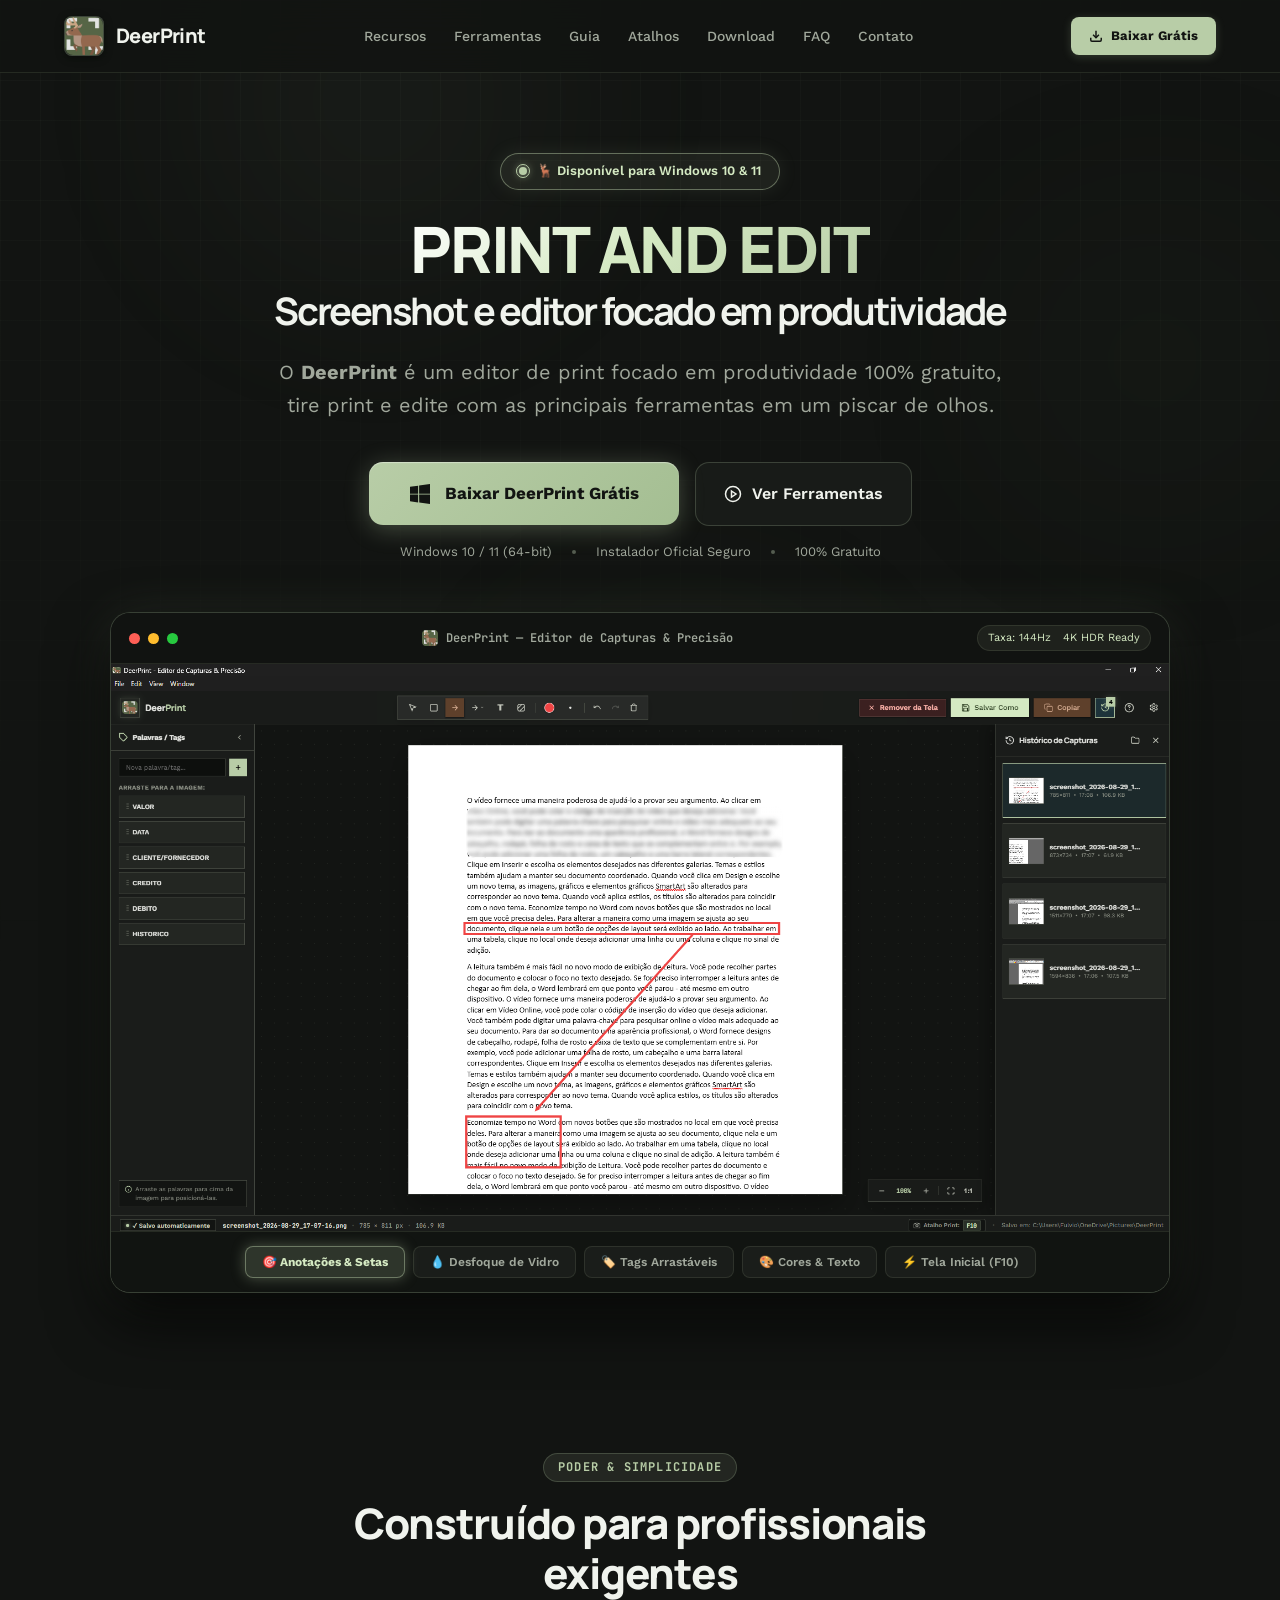
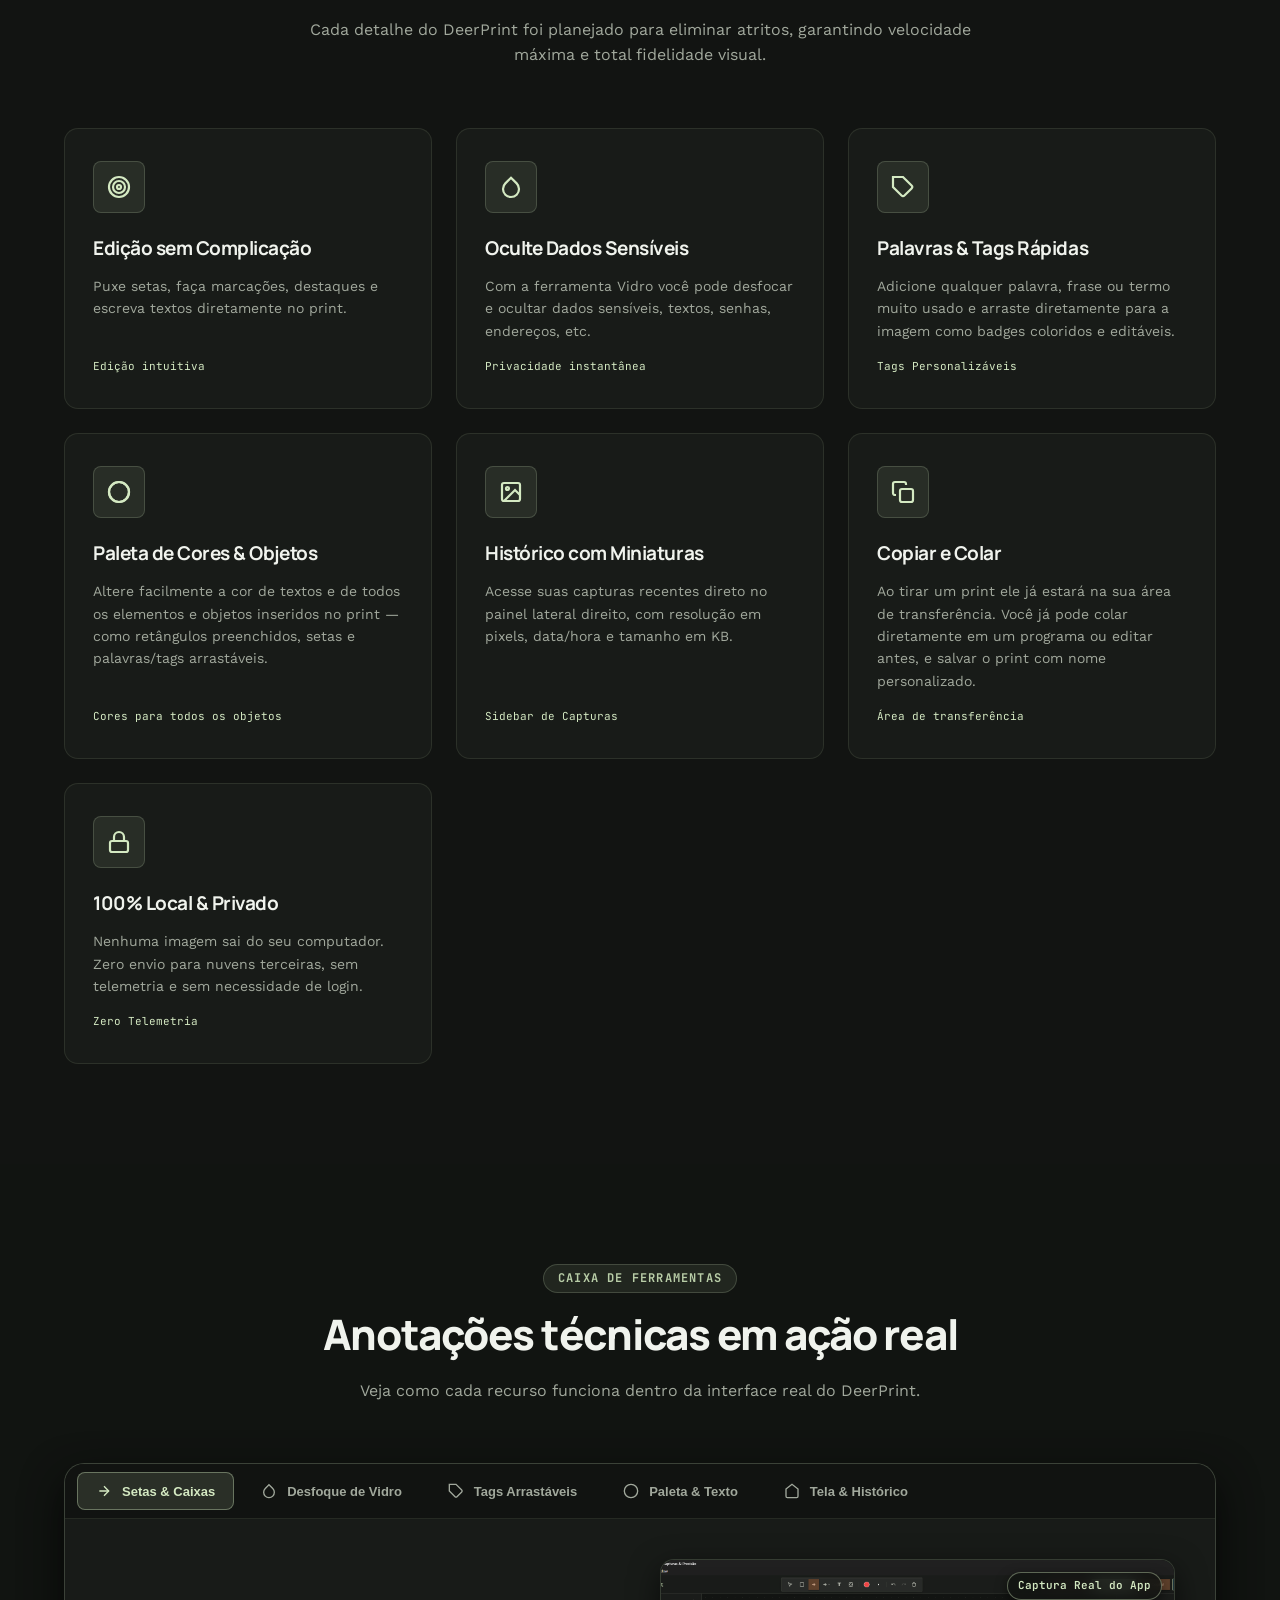
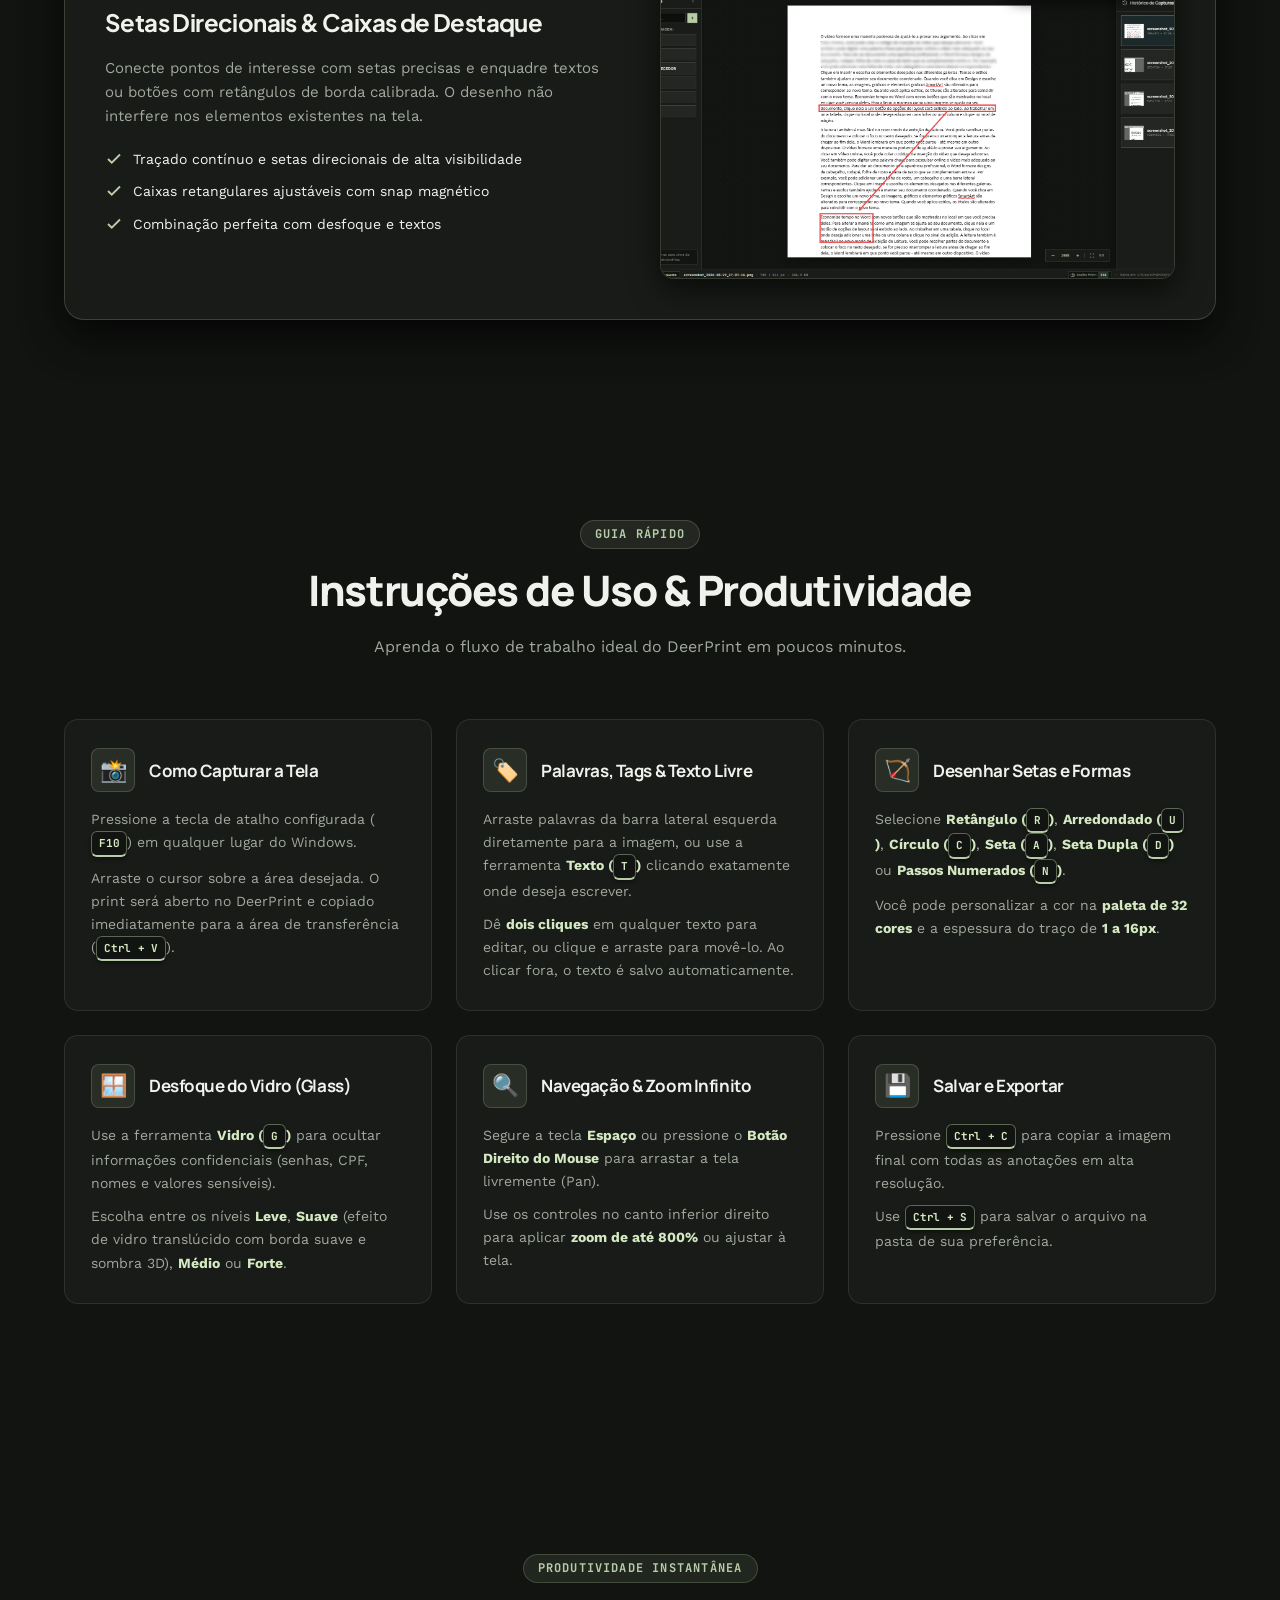
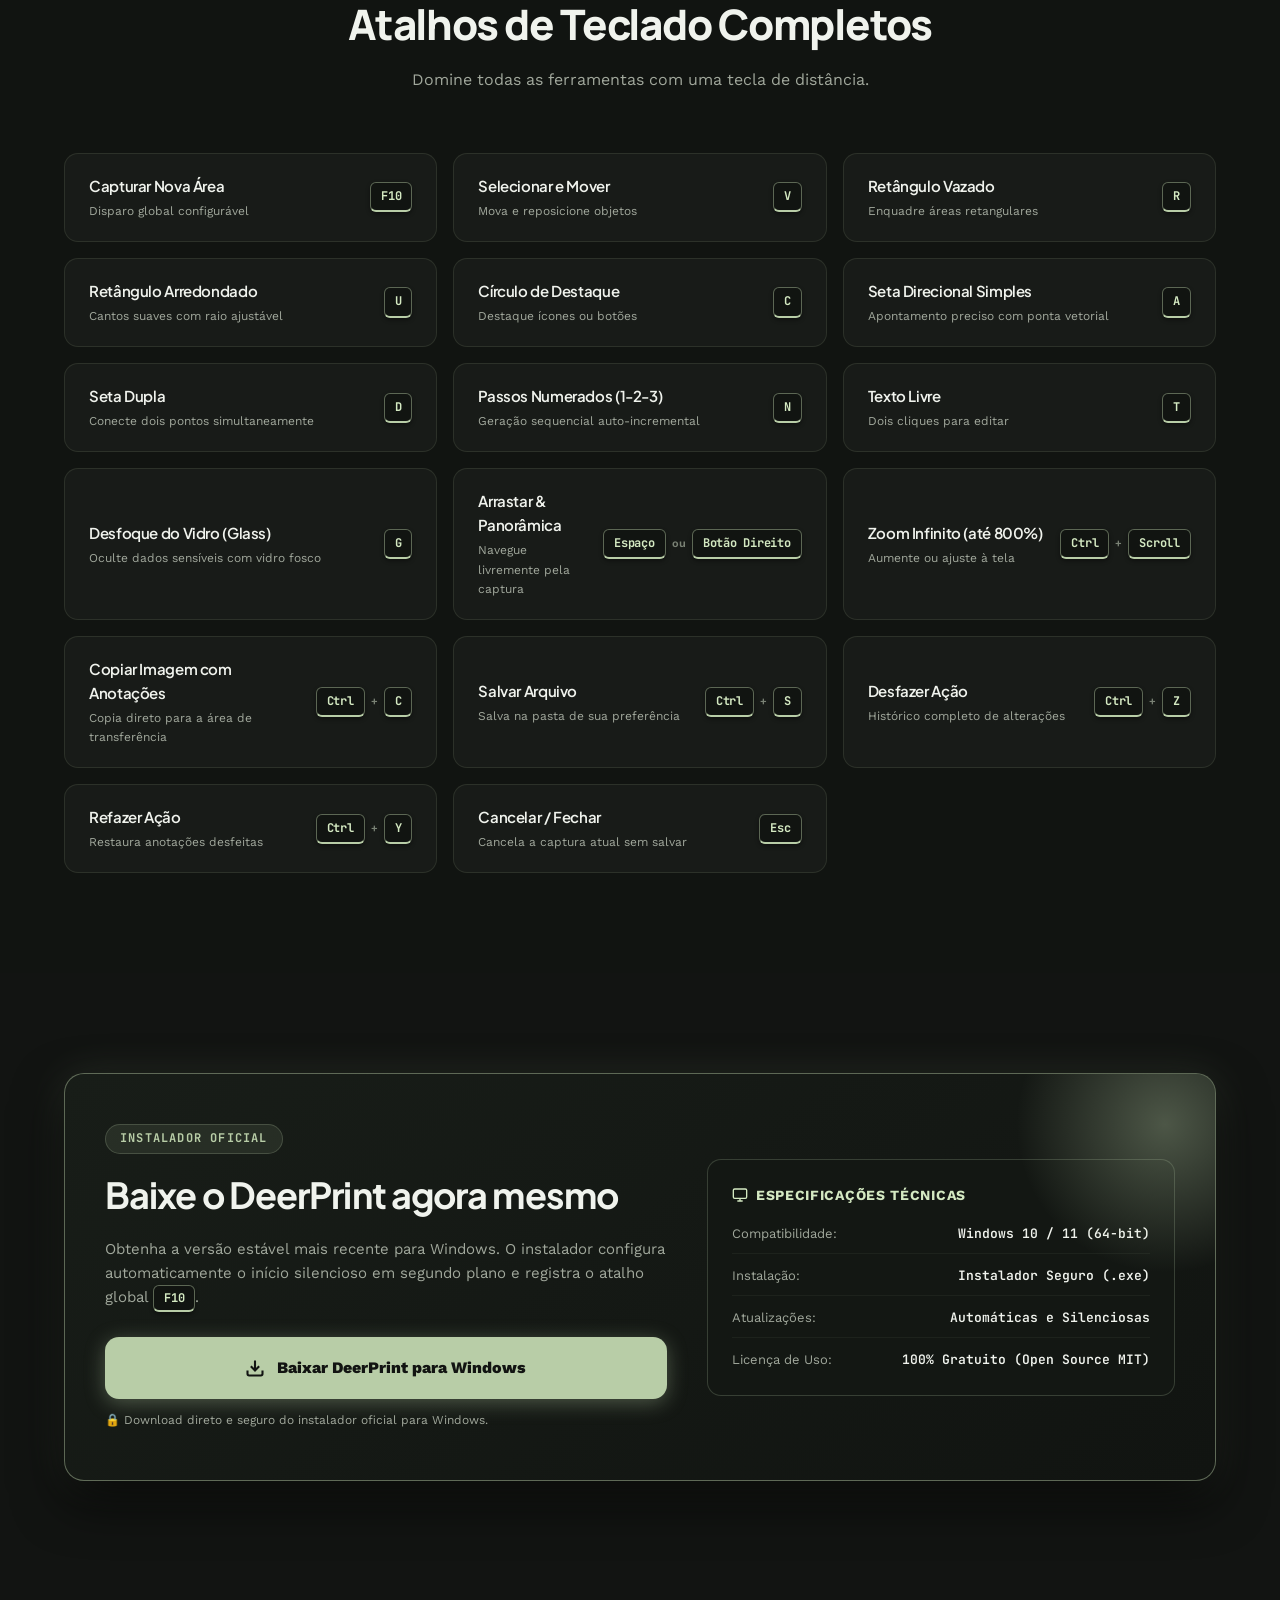
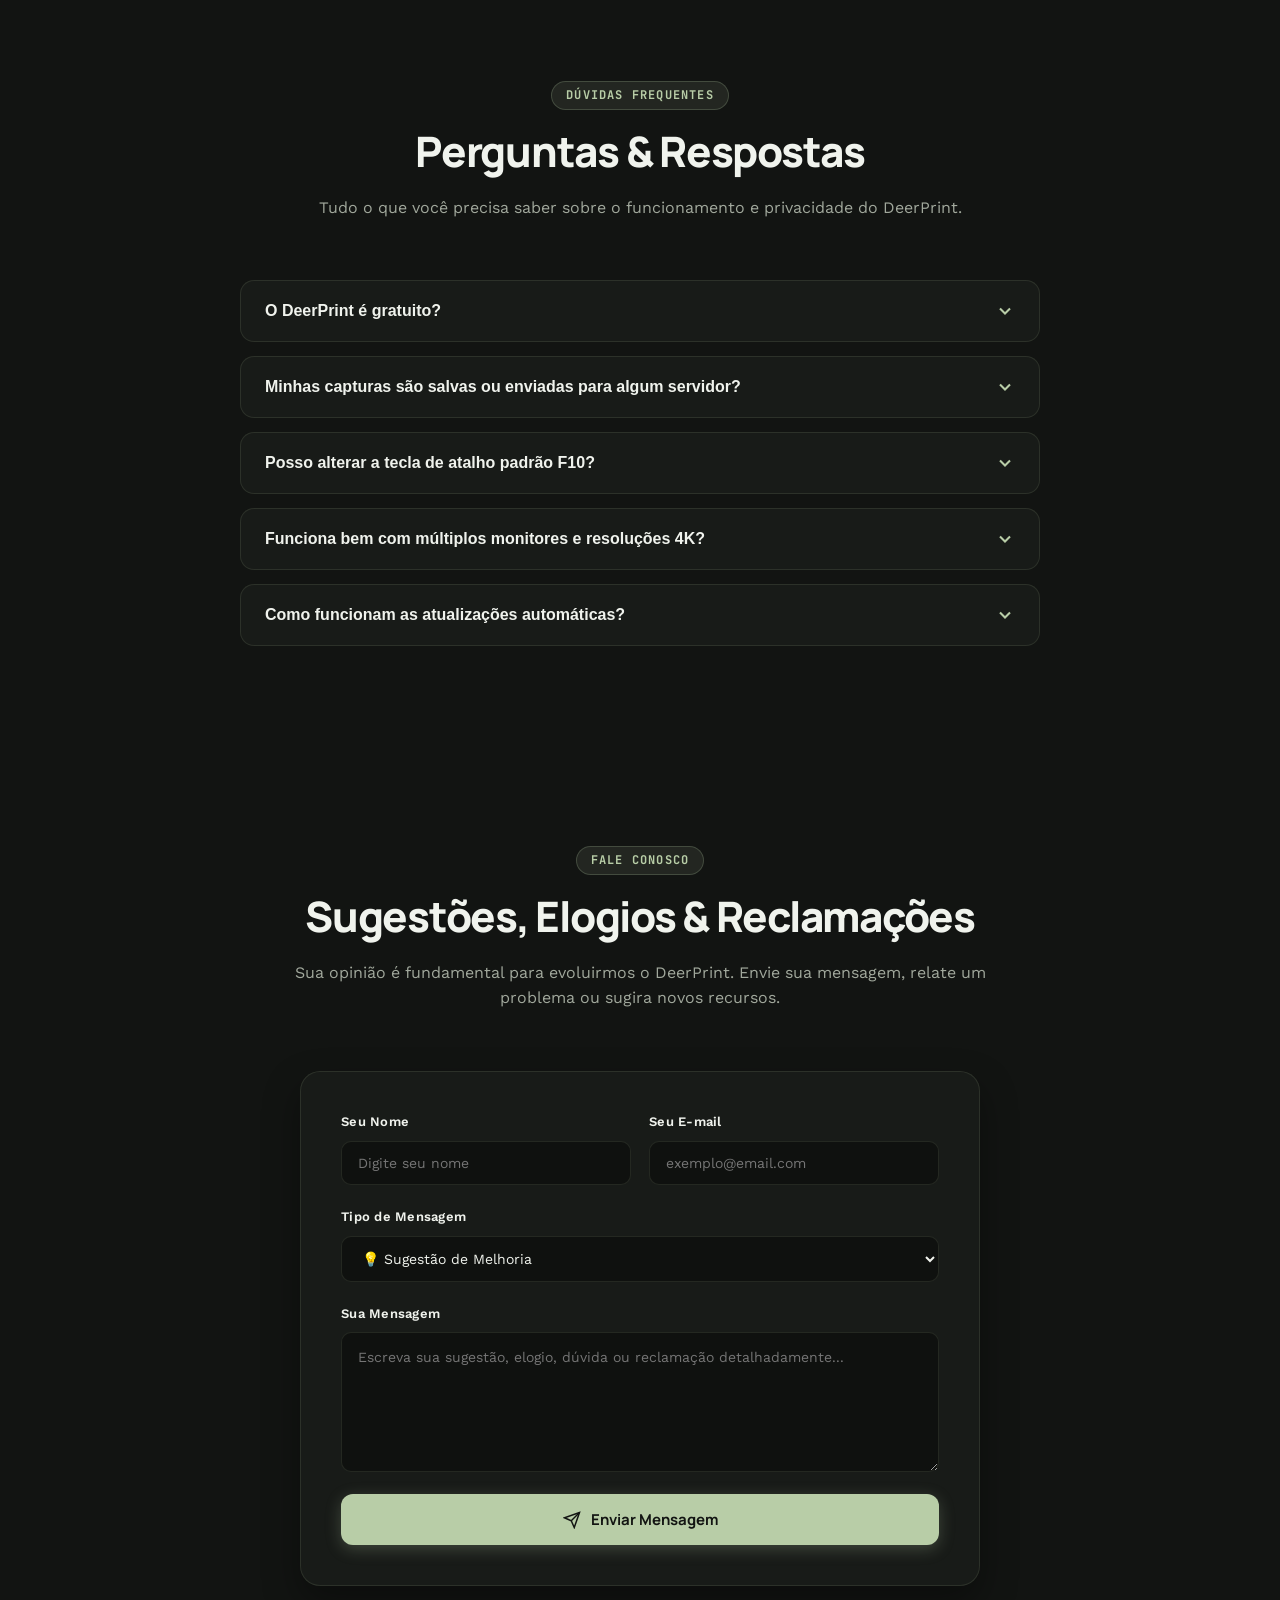
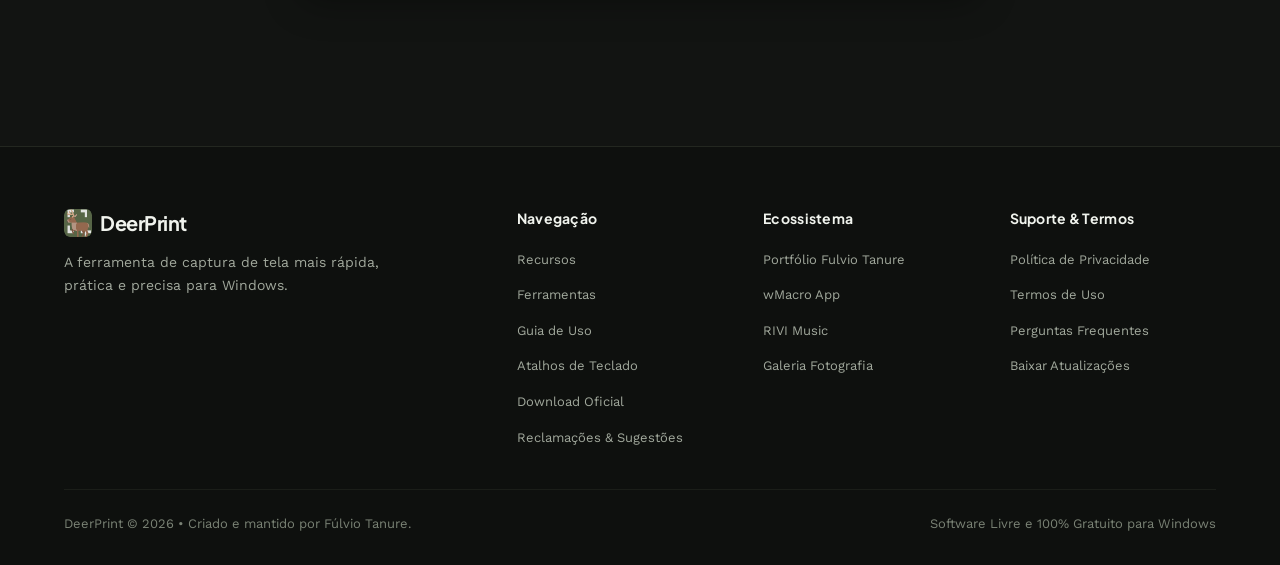
<file: SITE_PRINCIPAL/PAGINAS/SITE_DEERPRINT/index.html>
<!DOCTYPE html>
<html lang="pt-BR">
<head>
  <script>
    if (window.location.protocol !== 'file:' && window.location.pathname.startsWith('/deerprint')) {
      document.write('<base href="/PAGINAS/SITE_DEERPRINT/">');
    }
  </script>
  <meta charset="UTF-8">
  <meta name="viewport" content="width=device-width, initial-scale=1.0">
  <title>DeerPrint - PRINT AND EDIT | Screenshot e Editor de Produtividade</title>
  
  <!-- Canonical & Favicon -->
  <link rel="canonical" href="https://fulviotanure.com.br/deerprint">
  <link rel="icon" type="image/png" href="favicon.png">

  <!-- SEO & Open Graph Meta Tags -->
  <meta name="description" content="DeerPrint - Editor de print focado em produtividade 100% gratuito. Tire print e edite com as principais ferramentas em um piscar de olhos no Windows.">
  <meta name="keywords" content="DeerPrint, Captura de Tela, Screenshot Windows, Print Screen, Editor de Print, Anotação de Imagens, F10, Produtividade, Software Gratuito">
  <meta name="author" content="Fulvio Tanure">

  <!-- Open Graph / Facebook -->
  <meta property="og:type" content="website">
  <meta property="og:url" content="https://fulviotanure.com.br/deerprint">
  <meta property="og:title" content="DeerPrint - Editor de Print Focado em Produtividade">
  <meta property="og:description" content="O DeerPrint é um editor de print focado em produtividade 100% gratuito. Tire print e edite com as principais ferramentas em um piscar de olhos.">
  <meta property="og:image" content="https://fulviotanure.com.br/PAGINAS/SITE_DEERPRINT/deerprint-logo.png">

  <!-- Twitter Meta Tags -->
  <meta name="twitter:card" content="summary_large_image">
  <meta name="twitter:title" content="DeerPrint - Editor de Print Gratuito para Windows">
  <meta name="twitter:description" content="O DeerPrint é um editor de print focado em produtividade 100% gratuito. Tire print e edite com as principais ferramentas em um piscar de olhos.">

  <!-- Structured Data (JSON-LD) -->
  <script type="application/ld+json">
  {
    "@context": "https://schema.org",
    "@type": "SoftwareApplication",
    "name": "DeerPrint",
    "operatingSystem": "Windows 10, Windows 11",
    "applicationCategory": "UtilitiesApplication",
    "offers": {
      "@type": "Offer",
      "price": "0",
      "priceCurrency": "BRL"
    },
    "description": "Editor de print focado em produtividade 100% gratuito para Windows.",
    "author": {
      "@type": "Person",
      "name": "Fulvio Tanure",
      "url": "https://fulviotanure.com.br"
    }
  }
  </script>

  <!-- Google Fonts: Manrope, Work Sans, Plus Jakarta Sans, Inter, JetBrains Mono -->
  <link rel="preconnect" href="https://fonts.googleapis.com">
  <link rel="preconnect" href="https://fonts.gstatic.com" crossorigin>
  <link href="https://fonts.googleapis.com/css2?family=Inter:wght@400;500;600;700&family=JetBrains+Mono:wght@500;600;700&family=Manrope:wght@600;700;800&family=Plus+Jakarta+Sans:wght@600;700;800&family=Work+Sans:wght@400;500;600;700&display=swap" rel="stylesheet">

  <!-- CSS Stylesheet -->
  <link rel="stylesheet" href="style.css">
</head>

<body>

  <!-- Ambient Light Effects -->
  <div class="ambient-glow glow-top-left"></div>
  <div class="ambient-glow glow-top-right"></div>
  <div class="ambient-glow glow-center"></div>
  <div class="grid-overlay"></div>

  <!-- ==========================================================================
       NAVBAR
       ========================================================================== -->
  <nav class="navbar" id="main-navbar">
    <div class="container navbar-container">
      <a href="/deerprint" class="brand-link">
        <div class="brand-logo-wrapper">
          <img src="deerprint-icon.png" alt="DeerPrint Logo" class="brand-logo-img">
        </div>
        <span class="brand-name">
          DeerPrint
        </span>
      </a>

      <ul class="nav-links">
        <li><a href="#recursos" class="nav-link">Recursos</a></li>
        <li><a href="#demonstracao" class="nav-link">Ferramentas</a></li>
        <li><a href="#instrucoes" class="nav-link">Guia</a></li>
        <li><a href="#atalhos" class="nav-link">Atalhos</a></li>
        <li><a href="#download" class="nav-link">Download</a></li>
        <li><a href="#faq" class="nav-link">FAQ</a></li>
        <li><a href="#contato" class="nav-link">Contato</a></li>
      </ul>

      <div class="nav-actions">
        <a id="btn-download-nav" href="#download" class="btn-nav-download">
          <svg width="14" height="14" viewBox="0 0 24 24" fill="none" stroke="currentColor" stroke-width="2.5"><path d="M21 15v4a2 2 0 0 1-2 2H5a2 2 0 0 1-2-2v-4"></path><polyline points="7 10 12 15 17 10"></polyline><line x1="12" y1="15" x2="12" y2="3"></line></svg>
          <span>Baixar Grátis</span>
        </a>
      </div>
    </div>
  </nav>

  <!-- ==========================================================================
       HERO SECTION
       ========================================================================== -->
  <header class="hero">
    <div class="container">
      
      <!-- Top Badge -->
      <div class="hero-badge-container">
        <a href="#download" class="tag-badge" id="hero-version-tag">
          <span class="badge-pulse-dot"></span>
          <span>🦌 Disponível para Windows 10 & 11</span>
        </a>
      </div>

      <!-- Main Headline -->
      <h1 class="hero-title">
        <span class="text-gradient">PRINT AND EDIT</span><br>
        <span style="font-size: clamp(24px, 3.8vw, 38px); font-weight: 700; color: var(--text-main); display: block; margin-top: 6px;">Screenshot e editor focado em produtividade</span>
      </h1>

      <!-- Subtitle -->
      <p class="hero-description">
        O <strong>DeerPrint</strong> é um editor de print focado em produtividade 100% gratuito, tire print e edite com as principais ferramentas em um piscar de olhos.
      </p>

      <!-- CTA Buttons -->
      <div class="hero-actions">
        <div class="hero-cta-group">
          <a id="btn-download-hero" href="#download" class="btn-cta-primary">
            <span class="btn-icon-win">
              <svg width="20" height="20" viewBox="0 0 24 24" fill="currentColor"><path d="M0 3.449L9.75 2.1v9.451H0m10.949-9.602L24 0v11.551H10.949M0 12.6h9.75v9.451L0 20.699M10.949 12.6H24V24l-12.9-1.801"/></svg>
            </span>
            <span class="btn-label">Baixar DeerPrint Grátis</span>
          </a>
          <a href="#demonstracao" class="btn-cta-secondary">
            <svg width="18" height="18" viewBox="0 0 24 24" fill="none" stroke="currentColor" stroke-width="2"><circle cx="12" cy="12" r="10"></circle><polygon points="10 8 16 12 10 16 10 8"></polygon></svg>
            <span>Ver Ferramentas</span>
          </a>
        </div>
        <div class="hero-meta" id="hero-download-meta">
          <span class="meta-item">Windows 10 / 11 (64-bit)</span>
          <span class="meta-dot"></span>
          <span class="meta-item">Instalador Oficial Seguro</span>
          <span class="meta-dot"></span>
          <span class="meta-item">100% Gratuito</span>
        </div>
      </div>

      <!-- ======================================================================
           HIGH-FIDELITY APP SHOWCASE MOCKUP (REAL SCREENSHOTS VIEWER)
           ====================================================================== -->
      <div class="showcase-wrapper">
        <div class="mockup-window">
          
          <!-- Mockup Titlebar -->
          <div class="mockup-titlebar">
            <div class="titlebar-controls">
              <span class="dot dot-red"></span>
              <span class="dot dot-yellow"></span>
              <span class="dot dot-green"></span>
            </div>
            <div class="titlebar-title" id="mockup-screen-title">
              <img src="deerprint-icon.png" alt="DeerPrint" width="16" height="16" style="border-radius: 3px; vertical-align: middle;">
              DeerPrint — Editor de Capturas & Precisão
            </div>
            <div class="titlebar-actions">
              <span>Taxa: 144Hz</span>
              <span>4K HDR Ready</span>
            </div>
          </div>

          <!-- Real Screenshot Viewer Canvas -->
          <div class="mockup-real-screen-wrap">
            <img id="mockup-main-screenshot" class="mockup-real-img" src="screenshot-arrows.png" alt="DeerPrint Editor de Capturas & Precisão">
            
            <!-- Interactive Screenshot Switcher Navigation -->
            <div class="mockup-screen-nav">
              <button class="mockup-nav-btn active" data-img="screenshot-arrows.png" data-title="Anotações & Setas de Precisão">
                🎯 Anotações & Setas
              </button>
              <button class="mockup-nav-btn" data-img="screenshot-blur.png" data-title="Desfoque do Vidro Fosco">
                💧 Desfoque de Vidro
              </button>
              <button class="mockup-nav-btn" data-img="screenshot-tags.png" data-title="Tags & Palavras Rápidas">
                🏷️ Tags Arrastáveis
              </button>
              <button class="mockup-nav-btn" data-img="screenshot-palette.png" data-title="Seletor de Cores & Texto">
                🎨 Cores & Texto
              </button>
              <button class="mockup-nav-btn" data-img="screenshot-home.png" data-title="Tela Inicial & Disparo F10">
                ⚡ Tela Inicial (F10)
              </button>
            </div>
          </div>

        </div>
      </div>

    </div>
  </header>

  <!-- ==========================================================================
       GRADE DE RECURSOS (FEATURES)
       ========================================================================== -->
  <section class="section" id="recursos">
    <div class="container">
      
      <div class="section-header">
        <span class="section-badge">Poder & Simplicidade</span>
        <h2 class="section-title">Construído para profissionais exigentes</h2>
        <p class="section-subtitle">
          Cada detalhe do DeerPrint foi planejado para eliminar atritos, garantindo velocidade máxima e total fidelidade visual.
        </p>
      </div>

      <div class="features-grid">
        
        <!-- Feature 1: Edição sem Complicação -->
        <div class="feature-card">
          <div class="feature-icon-wrapper">
            <svg width="24" height="24" viewBox="0 0 24 24" fill="none" stroke="currentColor" stroke-width="2.2"><circle cx="12" cy="12" r="10"></circle><circle cx="12" cy="12" r="6"></circle><circle cx="12" cy="12" r="2"></circle></svg>
          </div>
          <h3 class="feature-title">Edição sem Complicação</h3>
          <p class="feature-text">
            Puxe setas, faça marcações, destaques e escreva textos diretamente no print.
          </p>
          <span class="feature-tag">Edição intuitiva</span>
        </div>

        <!-- Feature 2: Oculte Dados Sensíveis -->
        <div class="feature-card">
          <div class="feature-icon-wrapper">
            <svg width="24" height="24" viewBox="0 0 24 24" fill="none" stroke="currentColor" stroke-width="2.2"><path d="M12 2.69l5.66 5.66a8 8 0 1 1-11.31 0z"></path></svg>
          </div>
          <h3 class="feature-title">Oculte Dados Sensíveis</h3>
          <p class="feature-text">
            Com a ferramenta Vidro você pode desfocar e ocultar dados sensíveis, textos, senhas, endereços, etc.
          </p>
          <span class="feature-tag">Privacidade instantânea</span>
        </div>

        <!-- Feature 3: Tags Arrastáveis -->
        <div class="feature-card">
          <div class="feature-icon-wrapper">
            <svg width="24" height="24" viewBox="0 0 24 24" fill="none" stroke="currentColor" stroke-width="2.2"><path d="M20.59 13.41l-7.17 7.17a2 2 0 0 1-2.83 0L2 12V2h10l8.59 8.59a2 2 0 0 1 0 2.82z"></path><line x1="7" y1="7" x2="7.01" y2="7"></line></svg>
          </div>
          <h3 class="feature-title">Palavras & Tags Rápidas</h3>
          <p class="feature-text">
            Adicione qualquer palavra, frase ou termo muito usado e arraste diretamente para a imagem como badges coloridos e editáveis.
          </p>
          <span class="feature-tag">Tags Personalizáveis</span>
        </div>

        <!-- Feature 4: Paleta de Cores & Elementos -->
        <div class="feature-card">
          <div class="feature-icon-wrapper">
            <svg width="24" height="24" viewBox="0 0 24 24" fill="none" stroke="currentColor" stroke-width="2.2"><circle cx="12" cy="12" r="10"></circle><path d="M12 2a10 10 0 0 1 10 10c0 5.523-4.477 10-10 10a10 10 0 0 1-10-10c0-5.523 4.477-10 10-10z"></path></svg>
          </div>
          <h3 class="feature-title">Paleta de Cores & Objetos</h3>
          <p class="feature-text">
            Altere facilmente a cor de textos e de todos os elementos e objetos inseridos no print — como retângulos preenchidos, setas e palavras/tags arrastáveis.
          </p>
          <span class="feature-tag">Cores para todos os objetos</span>
        </div>

        <!-- Feature 5: Histórico Integrado -->
        <div class="feature-card">
          <div class="feature-icon-wrapper">
            <svg width="24" height="24" viewBox="0 0 24 24" fill="none" stroke="currentColor" stroke-width="2.2"><rect x="3" y="3" width="18" height="18" rx="2"></rect><circle cx="8.5" cy="8.5" r="1.5"></circle><polyline points="21 15 16 10 5 21"></polyline></svg>
          </div>
          <h3 class="feature-title">Histórico com Miniaturas</h3>
          <p class="feature-text">
            Acesse suas capturas recentes direto no painel lateral direito, com resolução em pixels, data/hora e tamanho em KB.
          </p>
          <span class="feature-tag">Sidebar de Capturas</span>
        </div>

        <!-- Feature 6: Copiar e Colar -->
        <div class="feature-card">
          <div class="feature-icon-wrapper">
            <svg width="24" height="24" viewBox="0 0 24 24" fill="none" stroke="currentColor" stroke-width="2.2"><rect x="9" y="9" width="13" height="13" rx="2" ry="2"></rect><path d="M5 15H4a2 2 0 0 1-2-2V4a2 2 0 0 1 2-2h9a2 2 0 0 1 2 2v1"></path></svg>
          </div>
          <h3 class="feature-title">Copiar e Colar</h3>
          <p class="feature-text">
            Ao tirar um print ele já estará na sua área de transferência. Você já pode colar diretamente em um programa ou editar antes, e salvar o print com nome personalizado.
          </p>
          <span class="feature-tag">Área de transferência</span>
        </div>

        <!-- Feature 7: 100% Local & Privado -->
        <div class="feature-card">
          <div class="feature-icon-wrapper">
            <svg width="24" height="24" viewBox="0 0 24 24" fill="none" stroke="currentColor" stroke-width="2.2"><rect x="3" y="11" width="18" height="11" rx="2" ry="2"></rect><path d="M7 11V7a5 5 0 0 1 10 0v4"></path></svg>
          </div>
          <h3 class="feature-title">100% Local & Privado</h3>
          <p class="feature-text">
            Nenhuma imagem sai do seu computador. Zero envio para nuvens terceiras, sem telemetria e sem necessidade de login.
          </p>
          <span class="feature-tag">Zero Telemetria</span>
        </div>

      </div>
    </div>
  </section>

  <!-- ==========================================================================
       INTERACTIVE TOOLS SHOWCASE (WITH REAL SCREENSHOTS)
       ========================================================================== -->
  <section class="section" id="demonstracao" style="background: rgba(18, 20, 18, 0.6);">
    <div class="container">
      
      <div class="section-header">
        <span class="section-badge">Caixa de Ferramentas</span>
        <h2 class="section-title">Anotações técnicas em ação real</h2>
        <p class="section-subtitle">
          Veja como cada recurso funciona dentro da interface real do DeerPrint.
        </p>
      </div>

      <div class="tools-showcase-container">
        
        <!-- Tab Buttons -->
        <div class="tools-tabs">
          <button class="tool-tab-btn active" data-tool="seta">
            <svg width="16" height="16" viewBox="0 0 24 24" fill="none" stroke="currentColor" stroke-width="2"><line x1="5" y1="12" x2="19" y2="12"></line><polyline points="12 5 19 12 12 19"></polyline></svg>
            <span>Setas & Caixas</span>
          </button>
          <button class="tool-tab-btn" data-tool="desfoque">
            <svg width="16" height="16" viewBox="0 0 24 24" fill="none" stroke="currentColor" stroke-width="2"><path d="M12 2.69l5.66 5.66a8 8 0 1 1-11.31 0z"></path></svg>
            <span>Desfoque de Vidro</span>
          </button>
          <button class="tool-tab-btn" data-tool="tags">
            <svg width="16" height="16" viewBox="0 0 24 24" fill="none" stroke="currentColor" stroke-width="2"><path d="M20.59 13.41l-7.17 7.17a2 2 0 0 1-2.83 0L2 12V2h10l8.59 8.59a2 2 0 0 1 0 2.82z"></path></svg>
            <span>Tags Arrastáveis</span>
          </button>
          <button class="tool-tab-btn" data-tool="cores">
            <svg width="16" height="16" viewBox="0 0 24 24" fill="none" stroke="currentColor" stroke-width="2"><circle cx="12" cy="12" r="10"></circle></svg>
            <span>Paleta & Texto</span>
          </button>
          <button class="tool-tab-btn" data-tool="home">
            <svg width="16" height="16" viewBox="0 0 24 24" fill="none" stroke="currentColor" stroke-width="2"><path d="M3 9l9-7 9 7v11a2 2 0 0 1-2 2H5a2 2 0 0 1-2-2z"></path></svg>
            <span>Tela & Histórico</span>
          </button>
        </div>

        <!-- Tab 1: Seta & Retângulo -->
        <div class="tool-tab-pane active" id="pane-seta">
          <div class="tool-pane-info">
            <h3>Setas Direcionais & Caixas de Destaque</h3>
            <p>
              Conecte pontos de interesse com setas precisas e enquadre textos ou botões com retângulos de borda calibrada. O desenho não interfere nos elementos existentes na tela.
            </p>
            <ul class="tool-highlights-list">
              <li>
                <svg width="18" height="18" viewBox="0 0 24 24" fill="none" stroke="currentColor" stroke-width="2.5"><polyline points="20 6 9 17 4 12"></polyline></svg>
                <span>Traçado contínuo e setas direcionais de alta visibilidade</span>
              </li>
              <li>
                <svg width="18" height="18" viewBox="0 0 24 24" fill="none" stroke="currentColor" stroke-width="2.5"><polyline points="20 6 9 17 4 12"></polyline></svg>
                <span>Caixas retangulares ajustáveis com snap magnético</span>
              </li>
              <li>
                <svg width="18" height="18" viewBox="0 0 24 24" fill="none" stroke="currentColor" stroke-width="2.5"><polyline points="20 6 9 17 4 12"></polyline></svg>
                <span>Combinação perfeita com desfoque e textos</span>
              </li>
            </ul>
          </div>
          <div class="tool-pane-visual-real">
            <span class="tool-pane-badge">Captura Real do App</span>
            <img src="screenshot-arrows.png" alt="Setas e Caixas de Precisão no DeerPrint" class="tool-pane-screenshot-img">
          </div>
        </div>

        <!-- Tab 2: Desfoque do Vidro -->
        <div class="tool-tab-pane" id="pane-desfoque">
          <div class="tool-pane-info">
            <h3>Desfoque do Vidro (Frosted Glass Blur)</h3>
            <p>
              Oculte parágrafos inteiros, senhas ou dados confidenciais com desfoque gaussiano de vidro fosco. Escolha entre os níveis <strong>Leve</strong>, <strong>Suave</strong>, <strong>Médio</strong> ou <strong>Forte</strong>.
            </p>
            <ul class="tool-highlights-list">
              <li>
                <svg width="18" height="18" viewBox="0 0 24 24" fill="none" stroke="currentColor" stroke-width="2.5"><polyline points="20 6 9 17 4 12"></polyline></svg>
                <span>Menu flutuante de intensidade (Leve, Suave, Médio, Forte)</span>
              </li>
              <li>
                <svg width="18" height="18" viewBox="0 0 24 24" fill="none" stroke="currentColor" stroke-width="2.5"><polyline points="20 6 9 17 4 12"></polyline></svg>
                <span>Aparência elegante e profissional de vidro fosco</span>
              </li>
              <li>
                <svg width="18" height="18" viewBox="0 0 24 24" fill="none" stroke="currentColor" stroke-width="2.5"><polyline points="20 6 9 17 4 12"></polyline></svg>
                <span>Processamento destrutivo na exportação (impossível reverter dados)</span>
              </li>
            </ul>
          </div>
          <div class="tool-pane-visual-real">
            <span class="tool-pane-badge">Menu de Desfoque</span>
            <img src="screenshot-blur.png" alt="Desfoque do Vidro no DeerPrint" class="tool-pane-screenshot-img">
          </div>
        </div>

        <!-- Tab 3: Tags Arrastáveis -->
        <div class="tool-tab-pane" id="pane-tags">
          <div class="tool-pane-info">
            <h3>Palavras Rápidas & Tags Arrastáveis</h3>
            <p>
              Ganhe tempo adicionando qualquer palavra ou termo frequentemente utilizado na sua rotina e arraste diretamente para a imagem como tags visuais destacadas.
            </p>
            <ul class="tool-highlights-list">
              <li>
                <svg width="18" height="18" viewBox="0 0 24 24" fill="none" stroke="currentColor" stroke-width="2.5"><polyline points="20 6 9 17 4 12"></polyline></svg>
                <span>Adicione qualquer palavra, frase ou código personalizado na barra lateral</span>
              </li>
              <li>
                <svg width="18" height="18" viewBox="0 0 24 24" fill="none" stroke="currentColor" stroke-width="2.5"><polyline points="20 6 9 17 4 12"></polyline></svg>
                <span>Arraste suave (Drag & Drop) direto para qualquer posição do print</span>
              </li>
              <li>
                <svg width="18" height="18" viewBox="0 0 24 24" fill="none" stroke="currentColor" stroke-width="2.5"><polyline points="20 6 9 17 4 12"></polyline></svg>
                <span>Edição de texto e cor com dois cliques</span>
              </li>
            </ul>
          </div>
          <div class="tool-pane-visual-real">
            <span class="tool-pane-badge">Painel de Tags</span>
            <img src="screenshot-tags.png" alt="Tags Arrastáveis no DeerPrint" class="tool-pane-screenshot-img">
          </div>
        </div>

        <!-- Tab 4: Cores & Elementos -->
        <div class="tool-tab-pane" id="pane-cores">
          <div class="tool-pane-info">
            <h3>Paleta de Cores & Elementos Inseridos</h3>
            <p>
              Use a paleta de cores para mudar a tonalidade de textos e de todos os objetos adicionados na imagem — como retângulos preenchidos, setas de precisão e palavras/tags arrastáveis.
            </p>
            <ul class="tool-highlights-list">
              <li>
                <svg width="18" height="18" viewBox="0 0 24 24" fill="none" stroke="currentColor" stroke-width="2.5"><polyline points="20 6 9 17 4 12"></polyline></svg>
                <span>Mude a cor de textos e caixas de anotação com facilidade</span>
              </li>
              <li>
                <svg width="18" height="18" viewBox="0 0 24 24" fill="none" stroke="currentColor" stroke-width="2.5"><polyline points="20 6 9 17 4 12"></polyline></svg>
                <span>Ajuste de cor para retângulos preenchidos, setas e formas</span>
              </li>
              <li>
                <svg width="18" height="18" viewBox="0 0 24 24" fill="none" stroke="currentColor" stroke-width="2.5"><polyline points="20 6 9 17 4 12"></polyline></svg>
                <span>Personalize o tom das palavras e tags arrastáveis</span>
              </li>
            </ul>
          </div>
          <div class="tool-pane-visual-real">
            <span class="tool-pane-badge">Paleta de Cores</span>
            <img src="screenshot-palette.png" alt="Seletor de Cores no DeerPrint" class="tool-pane-screenshot-img">
          </div>
        </div>

        <!-- Tab 5: Tela Inicial & Histórico -->
        <div class="tool-tab-pane" id="pane-home">
          <div class="tool-pane-info">
            <h3>Tela Inicial & Histórico Lateral</h3>
            <p>
              Interface moderna e minimalista com indicação do atalho global <kbd>F10</kbd>, botão de disparo imediato e painel lateral com histórico completo de capturas e miniaturas.
            </p>
            <ul class="tool-highlights-list">
              <li>
                <svg width="18" height="18" viewBox="0 0 24 24" fill="none" stroke="currentColor" stroke-width="2.5"><polyline points="20 6 9 17 4 12"></polyline></svg>
                <span>Acesso instantâneo a capturas anteriores no histórico</span>
              </li>
              <li>
                <svg width="18" height="18" viewBox="0 0 24 24" fill="none" stroke="currentColor" stroke-width="2.5"><polyline points="20 6 9 17 4 12"></polyline></svg>
                <span>Botões rápidos de 'Salvar Como', 'Copiar' e configurações</span>
              </li>
              <li>
                <svg width="18" height="18" viewBox="0 0 24 24" fill="none" stroke="currentColor" stroke-width="2.5"><polyline points="20 6 9 17 4 12"></polyline></svg>
                <span>Barra de status com resolução em pixels e tamanho do arquivo</span>
              </li>
            </ul>
          </div>
          <div class="tool-pane-visual-real">
            <span class="tool-pane-badge">Tela Principal</span>
            <img src="screenshot-home.png" alt="Tela Inicial do DeerPrint" class="tool-pane-screenshot-img">
          </div>
        </div>

      </div>
    </div>
  </section>

  <!-- ==========================================================================
       INSTRUÇÕES DE USO & GUIA OFICIAL
       ========================================================================== -->
  <section class="section" id="instrucoes">
    <div class="container">
      
      <div class="section-header">
        <span class="section-badge">Guia Rápido</span>
        <h2 class="section-title">Instruções de Uso & Produtividade</h2>
        <p class="section-subtitle">
          Aprenda o fluxo de trabalho ideal do DeerPrint em poucos minutos.
        </p>
      </div>

      <div class="guide-grid">
        
        <!-- Card 1: Como Capturar -->
        <div class="guide-card">
          <div class="guide-card-header">
            <div class="guide-card-icon">📸</div>
            <h3 class="guide-card-title">Como Capturar a Tela</h3>
          </div>
          <div class="guide-card-body">
            <p>
              Pressione a tecla de atalho configurada (<kbd>F10</kbd>) em qualquer lugar do Windows.
            </p>
            <p>
              Arraste o cursor sobre a área desejada. O print será aberto no DeerPrint e copiado imediatamente para a área de transferência (<kbd>Ctrl + V</kbd>).
            </p>
          </div>
        </div>

        <!-- Card 2: Palavras, Tags & Texto -->
        <div class="guide-card">
          <div class="guide-card-header">
            <div class="guide-card-icon">🏷️</div>
            <h3 class="guide-card-title">Palavras, Tags & Texto Livre</h3>
          </div>
          <div class="guide-card-body">
            <p>
              Arraste palavras da barra lateral esquerda diretamente para a imagem, ou use a ferramenta <strong>Texto (<kbd>T</kbd>)</strong> clicando exatamente onde deseja escrever.
            </p>
            <p>
              Dê <strong>dois cliques</strong> em qualquer texto para editar, ou clique e arraste para movê-lo. Ao clicar fora, o texto é salvo automaticamente.
            </p>
          </div>
        </div>

        <!-- Card 3: Desenhar Setas e Formas -->
        <div class="guide-card">
          <div class="guide-card-header">
            <div class="guide-card-icon">🏹</div>
            <h3 class="guide-card-title">Desenhar Setas e Formas</h3>
          </div>
          <div class="guide-card-body">
            <p>
              Selecione <strong>Retângulo (<kbd>R</kbd>)</strong>, <strong>Arredondado (<kbd>U</kbd>)</strong>, <strong>Círculo (<kbd>C</kbd>)</strong>, <strong>Seta (<kbd>A</kbd>)</strong>, <strong>Seta Dupla (<kbd>D</kbd>)</strong> ou <strong>Passos Numerados (<kbd>N</kbd>)</strong>.
            </p>
            <p>
              Você pode personalizar a cor na <strong>paleta de 32 cores</strong> e a espessura do traço de <strong>1 a 16px</strong>.
            </p>
          </div>
        </div>

        <!-- Card 4: Desfoque do Vidro -->
        <div class="guide-card">
          <div class="guide-card-header">
            <div class="guide-card-icon">🪟</div>
            <h3 class="guide-card-title">Desfoque do Vidro (Glass)</h3>
          </div>
          <div class="guide-card-body">
            <p>
              Use a ferramenta <strong>Vidro (<kbd>G</kbd>)</strong> para ocultar informações confidenciais (senhas, CPF, nomes e valores sensíveis).
            </p>
            <p>
              Escolha entre os níveis <strong>Leve</strong>, <strong>Suave</strong> (efeito de vidro translúcido com borda suave e sombra 3D), <strong>Médio</strong> ou <strong>Forte</strong>.
            </p>
          </div>
        </div>

        <!-- Card 5: Navegação & Zoom Infinito -->
        <div class="guide-card">
          <div class="guide-card-header">
            <div class="guide-card-icon">🔍</div>
            <h3 class="guide-card-title">Navegação & Zoom Infinito</h3>
          </div>
          <div class="guide-card-body">
            <p>
              Segure a tecla <strong>Espaço</strong> ou pressione o <strong>Botão Direito do Mouse</strong> para arrastar a tela livremente (Pan).
            </p>
            <p>
              Use os controles no canto inferior direito para aplicar <strong>zoom de até 800%</strong> ou ajustar à tela.
            </p>
          </div>
        </div>

        <!-- Card 6: Salvar e Exportar -->
        <div class="guide-card">
          <div class="guide-card-header">
            <div class="guide-card-icon">💾</div>
            <h3 class="guide-card-title">Salvar e Exportar</h3>
          </div>
          <div class="guide-card-body">
            <p>
              Pressione <kbd>Ctrl + C</kbd> para copiar a imagem final com todas as anotações em alta resolução.
            </p>
            <p>
              Use <kbd>Ctrl + S</kbd> para salvar o arquivo na pasta de sua preferência.
            </p>
          </div>
        </div>

      </div>
    </div>
  </section>

  <!-- ==========================================================================
       KEYBOARD SHORTCUTS CHEAT SHEET (TABELA COMPLETA)
       ========================================================================== -->
  <section class="section" id="atalhos" style="background: rgba(18, 20, 18, 0.6);">
    <div class="container">
      
      <div class="section-header">
        <span class="section-badge">Produtividade Instantânea</span>
        <h2 class="section-title">Atalhos de Teclado Completos</h2>
        <p class="section-subtitle">
          Domine todas as ferramentas com uma tecla de distância.
        </p>
      </div>

      <div class="shortcuts-grid">
        
        <div class="shortcut-card">
          <div class="shortcut-info">
            <h4>Capturar Nova Área</h4>
            <p>Disparo global configurável</p>
          </div>
          <div class="kbd-group">
            <kbd>F10</kbd>
          </div>
        </div>

        <div class="shortcut-card">
          <div class="shortcut-info">
            <h4>Selecionar e Mover</h4>
            <p>Mova e reposicione objetos</p>
          </div>
          <div class="kbd-group">
            <kbd>V</kbd>
          </div>
        </div>

        <div class="shortcut-card">
          <div class="shortcut-info">
            <h4>Retângulo Vazado</h4>
            <p>Enquadre áreas retangulares</p>
          </div>
          <div class="kbd-group">
            <kbd>R</kbd>
          </div>
        </div>

        <div class="shortcut-card">
          <div class="shortcut-info">
            <h4>Retângulo Arredondado</h4>
            <p>Cantos suaves com raio ajustável</p>
          </div>
          <div class="kbd-group">
            <kbd>U</kbd>
          </div>
        </div>

        <div class="shortcut-card">
          <div class="shortcut-info">
            <h4>Círculo de Destaque</h4>
            <p>Destaque ícones ou botões</p>
          </div>
          <div class="kbd-group">
            <kbd>C</kbd>
          </div>
        </div>

        <div class="shortcut-card">
          <div class="shortcut-info">
            <h4>Seta Direcional Simples</h4>
            <p>Apontamento preciso com ponta vetorial</p>
          </div>
          <div class="kbd-group">
            <kbd>A</kbd>
          </div>
        </div>

        <div class="shortcut-card">
          <div class="shortcut-info">
            <h4>Seta Dupla</h4>
            <p>Conecte dois pontos simultaneamente</p>
          </div>
          <div class="kbd-group">
            <kbd>D</kbd>
          </div>
        </div>

        <div class="shortcut-card">
          <div class="shortcut-info">
            <h4>Passos Numerados (1-2-3)</h4>
            <p>Geração sequencial auto-incremental</p>
          </div>
          <div class="kbd-group">
            <kbd>N</kbd>
          </div>
        </div>

        <div class="shortcut-card">
          <div class="shortcut-info">
            <h4>Texto Livre</h4>
            <p>Dois cliques para editar</p>
          </div>
          <div class="kbd-group">
            <kbd>T</kbd>
          </div>
        </div>

        <div class="shortcut-card">
          <div class="shortcut-info">
            <h4>Desfoque do Vidro (Glass)</h4>
            <p>Oculte dados sensíveis com vidro fosco</p>
          </div>
          <div class="kbd-group">
            <kbd>G</kbd>
          </div>
        </div>

        <div class="shortcut-card">
          <div class="shortcut-info">
            <h4>Arrastar & Panorâmica</h4>
            <p>Navegue livremente pela captura</p>
          </div>
          <div class="kbd-group">
            <kbd>Espaço</kbd>
            <span class="kbd-plus">ou</span>
            <kbd>Botão Direito</kbd>
          </div>
        </div>

        <div class="shortcut-card">
          <div class="shortcut-info">
            <h4>Zoom Infinito (até 800%)</h4>
            <p>Aumente ou ajuste à tela</p>
          </div>
          <div class="kbd-group">
            <kbd>Ctrl</kbd>
            <span class="kbd-plus">+</span>
            <kbd>Scroll</kbd>
          </div>
        </div>

        <div class="shortcut-card">
          <div class="shortcut-info">
            <h4>Copiar Imagem com Anotações</h4>
            <p>Copia direto para a área de transferência</p>
          </div>
          <div class="kbd-group">
            <kbd>Ctrl</kbd>
            <span class="kbd-plus">+</span>
            <kbd>C</kbd>
          </div>
        </div>

        <div class="shortcut-card">
          <div class="shortcut-info">
            <h4>Salvar Arquivo</h4>
            <p>Salva na pasta de sua preferência</p>
          </div>
          <div class="kbd-group">
            <kbd>Ctrl</kbd>
            <span class="kbd-plus">+</span>
            <kbd>S</kbd>
          </div>
        </div>

        <div class="shortcut-card">
          <div class="shortcut-info">
            <h4>Desfazer Ação</h4>
            <p>Histórico completo de alterações</p>
          </div>
          <div class="kbd-group">
            <kbd>Ctrl</kbd>
            <span class="kbd-plus">+</span>
            <kbd>Z</kbd>
          </div>
        </div>

        <div class="shortcut-card">
          <div class="shortcut-info">
            <h4>Refazer Ação</h4>
            <p>Restaura anotações desfeitas</p>
          </div>
          <div class="kbd-group">
            <kbd>Ctrl</kbd>
            <span class="kbd-plus">+</span>
            <kbd>Y</kbd>
          </div>
        </div>

        <div class="shortcut-card">
          <div class="shortcut-info">
            <h4>Cancelar / Fechar</h4>
            <p>Cancela a captura atual sem salvar</p>
          </div>
          <div class="kbd-group">
            <kbd>Esc</kbd>
          </div>
        </div>

      </div>
    </div>
  </section>

  <!-- ==========================================================================
       DOWNLOAD & TECHNICAL SPECS SECTION
       ========================================================================== -->
  <section class="section" id="download">
    <div class="container">
      
      <div class="download-box">
        
        <div class="download-left">
          <span class="section-badge" style="margin-bottom: 12px;">Instalador Oficial</span>
          <h2>Baixe o DeerPrint agora mesmo</h2>
          <p>
            Obtenha a versão estável mais recente para Windows. O instalador configura automaticamente o início silencioso em segundo plano e registra o atalho global <kbd>F10</kbd>.
          </p>

          <div class="download-action-wrap">
            <a id="btn-download-full" href="#download" class="btn-download-full">
              <svg width="20" height="20" viewBox="0 0 24 24" fill="none" stroke="currentColor" stroke-width="2.5"><path d="M21 15v4a2 2 0 0 1-2 2H5a2 2 0 0 1-2-2v-4"></path><polyline points="7 10 12 15 17 10"></polyline><line x1="12" y1="15" x2="12" y2="3"></line></svg>
              <span class="btn-label">Baixar DeerPrint para Windows</span>
            </a>
            <span class="download-direct-note">
              🔒 Download direto e seguro do instalador oficial para Windows.
            </span>
          </div>
        </div>

        <div class="download-right">
          <div class="specs-card">
            <div class="specs-title">
              <svg width="16" height="16" viewBox="0 0 24 24" fill="none" stroke="currentColor" stroke-width="2"><rect x="2" y="3" width="20" height="14" rx="2" ry="2"></rect><line x1="8" y1="21" x2="16" y2="21"></line><line x1="12" y1="17" x2="12" y2="21"></line></svg>
              Especificações Técnicas
            </div>
            <ul class="specs-list">
              <li>
                <span class="spec-name">Compatibilidade:</span>
                <span class="spec-val">Windows 10 / 11 (64-bit)</span>
              </li>
              <li>
                <span class="spec-name">Instalação:</span>
                <span class="spec-val">Instalador Seguro (.exe)</span>
              </li>
              <li>
                <span class="spec-name">Atualizações:</span>
                <span class="spec-val">Automáticas e Silenciosas</span>
              </li>
              <li>
                <span class="spec-name">Licença de Uso:</span>
                <span class="spec-val">100% Gratuito (Open Source MIT)</span>
              </li>
            </ul>
          </div>
        </div>

      </div>

    </div>
  </section>

  <!-- ==========================================================================
       PERGUNTAS FREQUENTES (FAQ)
       ========================================================================== -->
  <section class="section" id="faq">
    <div class="container">
      
      <div class="section-header">
        <span class="section-badge">Dúvidas Frequentes</span>
        <h2 class="section-title">Perguntas & Respostas</h2>
        <p class="section-subtitle">
          Tudo o que você precisa saber sobre o funcionamento e privacidade do DeerPrint.
        </p>
      </div>

      <div class="faq-list">
        
        <div class="faq-item">
          <button class="faq-question">
            <span>O DeerPrint é gratuito?</span>
            <svg class="faq-icon" viewBox="0 0 24 24" fill="none" stroke="currentColor" stroke-width="2.5"><polyline points="6 9 12 15 18 9"></polyline></svg>
          </button>
          <div class="faq-answer">
            <div class="faq-answer-inner">
              Sim, 100% gratuito e de código aberto sob a licença MIT. Você pode usá-lo livremente tanto para fins pessoais quanto comerciais em sua empresa ou equipe.
            </div>
          </div>
        </div>

        <div class="faq-item">
          <button class="faq-question">
            <span>Minhas capturas são salvas ou enviadas para algum servidor?</span>
            <svg class="faq-icon" viewBox="0 0 24 24" fill="none" stroke="currentColor" stroke-width="2.5"><polyline points="6 9 12 15 18 9"></polyline></svg>
          </button>
          <div class="faq-answer">
            <div class="faq-answer-inner">
              Absolutamente não. O DeerPrint opera de forma 100% local no seu computador. Nenhuma imagem, texto digitado ou captura de tela é enviada para qualquer servidor externo. Seus dados permanecem estritamente sob seu controle.
            </div>
          </div>
        </div>

        <div class="faq-item">
          <button class="faq-question">
            <span>Posso alterar a tecla de atalho padrão F10?</span>
            <svg class="faq-icon" viewBox="0 0 24 24" fill="none" stroke="currentColor" stroke-width="2.5"><polyline points="6 9 12 15 18 9"></polyline></svg>
          </button>
          <div class="faq-answer">
            <div class="faq-answer-inner">
              Sim! Ao abrir o painel de configurações do aplicativo no ícone da bandeja do sistema (System Tray), você pode configurar qualquer combinação de teclas desejada (ex: PrintScreen, Ctrl+Shift+S, F9, etc.).
            </div>
          </div>
        </div>

        <div class="faq-item">
          <button class="faq-question">
            <span>Funciona bem com múltiplos monitores e resoluções 4K?</span>
            <svg class="faq-icon" viewBox="0 0 24 24" fill="none" stroke="currentColor" stroke-width="2.5"><polyline points="6 9 12 15 18 9"></polyline></svg>
          </button>
          <div class="faq-answer">
            <div class="faq-answer-inner">
              Sim. O DeerPrint possui suporte nativo para multi-monitores com diferentes taxas de DPI e escalas do Windows, capturando áreas em ultra-alta definição sem distorções.
            </div>
          </div>
        </div>

        <div class="faq-item">
          <button class="faq-question">
            <span>Como funcionam as atualizações automáticas?</span>
            <svg class="faq-icon" viewBox="0 0 24 24" fill="none" stroke="currentColor" stroke-width="2.5"><polyline points="6 9 12 15 18 9"></polyline></svg>
          </button>
          <div class="faq-answer">
            <div class="faq-answer-inner">
              O aplicativo verifica periodicamente a existência de novas versões estáveis. Quando uma atualização é lançada, o download é feito silenciosamente em segundo plano e aplicado na próxima inicialização do app.
            </div>
          </div>
        </div>

      </div>

    </div>
  </section>

  <!-- ==========================================================================
       FEEDBACK, SUGESTÕES, ELOGIOS & RECLAMAÇÕES
       ========================================================================== -->
  <section class="section" id="contato">
    <div class="container">
      
      <div class="section-header">
        <span class="section-badge">Fale Conosco</span>
        <h2 class="section-title">Sugestões, Elogios & Reclamações</h2>
        <p class="section-subtitle">
          Sua opinião é fundamental para evoluirmos o DeerPrint. Envie sua mensagem, relate um problema ou sugira novos recursos.
        </p>
      </div>

      <div class="feedback-card-centered">
        <form id="feedback-form" class="feedback-form">
          
          <div class="form-row">
            <div class="form-field">
              <label for="feedback-name" class="form-label">Seu Nome</label>
              <input type="text" id="feedback-name" name="name" class="form-input" placeholder="Digite seu nome" required>
            </div>
            <div class="form-field">
              <label for="feedback-email" class="form-label">Seu E-mail</label>
              <input type="email" id="feedback-email" name="email" class="form-input" placeholder="exemplo@email.com" required>
            </div>
          </div>

          <div class="form-field">
            <label for="feedback-type" class="form-label">Tipo de Mensagem</label>
            <select id="feedback-type" name="type" class="form-select" required>
              <option value="Sugestão de Melhoria">💡 Sugestão de Melhoria</option>
              <option value="Elogio">✨ Elogio</option>
              <option value="Reclamação">⚠️ Reclamação</option>
              <option value="Relato de Problema / Bug">🐛 Relato de Problema / Bug</option>
              <option value="Dúvida de Uso">❓ Dúvida sobre o Aplicativo</option>
            </select>
          </div>

          <div class="form-field">
            <label for="feedback-message" class="form-label">Sua Mensagem</label>
            <textarea id="feedback-message" name="message" class="form-textarea" rows="5" placeholder="Escreva sua sugestão, elogio, dúvida ou reclamação detalhadamente..." required></textarea>
          </div>

          <div class="form-actions">
            <button type="submit" id="btn-submit-feedback" class="btn-submit-feedback">
              <svg width="18" height="18" viewBox="0 0 24 24" fill="none" stroke="currentColor" stroke-width="2"><line x1="22" y1="2" x2="11" y2="13"></line><polygon points="22 2 15 22 11 13 2 9 22 2"></polygon></svg>
              <span class="btn-text">Enviar Mensagem</span>
            </button>
          </div>

          <div id="feedback-status" class="feedback-status" style="display: none;"></div>

        </form>
      </div>

    </div>
  </section>

  <!-- ==========================================================================
       FOOTER
       ========================================================================== -->
  <footer class="footer">
    <div class="container">
      
      <div class="footer-grid">
        
        <div class="footer-brand">
          <h3>
            <img src="deerprint-icon.png" alt="DeerPrint" width="28" height="28" style="border-radius: 6px; vertical-align: middle;">
            <span>DeerPrint</span>
          </h3>
          <p>
            A ferramenta de captura de tela mais rápida, prática e precisa para Windows.
          </p>
        </div>

        <div class="footer-col">
          <h4>Navegação</h4>
          <ul class="footer-links">
            <li><a href="#recursos">Recursos</a></li>
            <li><a href="#demonstracao">Ferramentas</a></li>
            <li><a href="#instrucoes">Guia de Uso</a></li>
            <li><a href="#atalhos">Atalhos de Teclado</a></li>
            <li><a href="#download">Download Oficial</a></li>
            <li><a href="#contato">Reclamações & Sugestões</a></li>
          </ul>
        </div>

        <div class="footer-col">
          <h4>Ecossistema</h4>
          <ul class="footer-links">
            <li><a href="https://fulviotanure.com.br" target="_blank" rel="noopener">Portfólio Fulvio Tanure</a></li>
            <li><a href="/wmacro">wMacro App</a></li>
            <li><a href="/rivi">RIVI Music</a></li>
            <li><a href="/fotografia">Galeria Fotografia</a></li>
          </ul>
        </div>

        <div class="footer-col">
          <h4>Suporte & Termos</h4>
          <ul class="footer-links">
            <li><a href="privacidade.html">Política de Privacidade</a></li>
            <li><a href="termos.html">Termos de Uso</a></li>
            <li><a href="#faq">Perguntas Frequentes</a></li>
            <li><a href="#download">Baixar Atualizações</a></li>
          </ul>
        </div>

      </div>

      <div class="footer-bottom">
        <div>
          DeerPrint © 2026 • Criado e mantido por Fúlvio Tanure.
        </div>
        <div>
          Software Livre e 100% Gratuito para Windows
        </div>
      </div>

    </div>
  </footer>

  <!-- App Script -->
  <script src="app.js"></script>
</body>
</html>
</file>
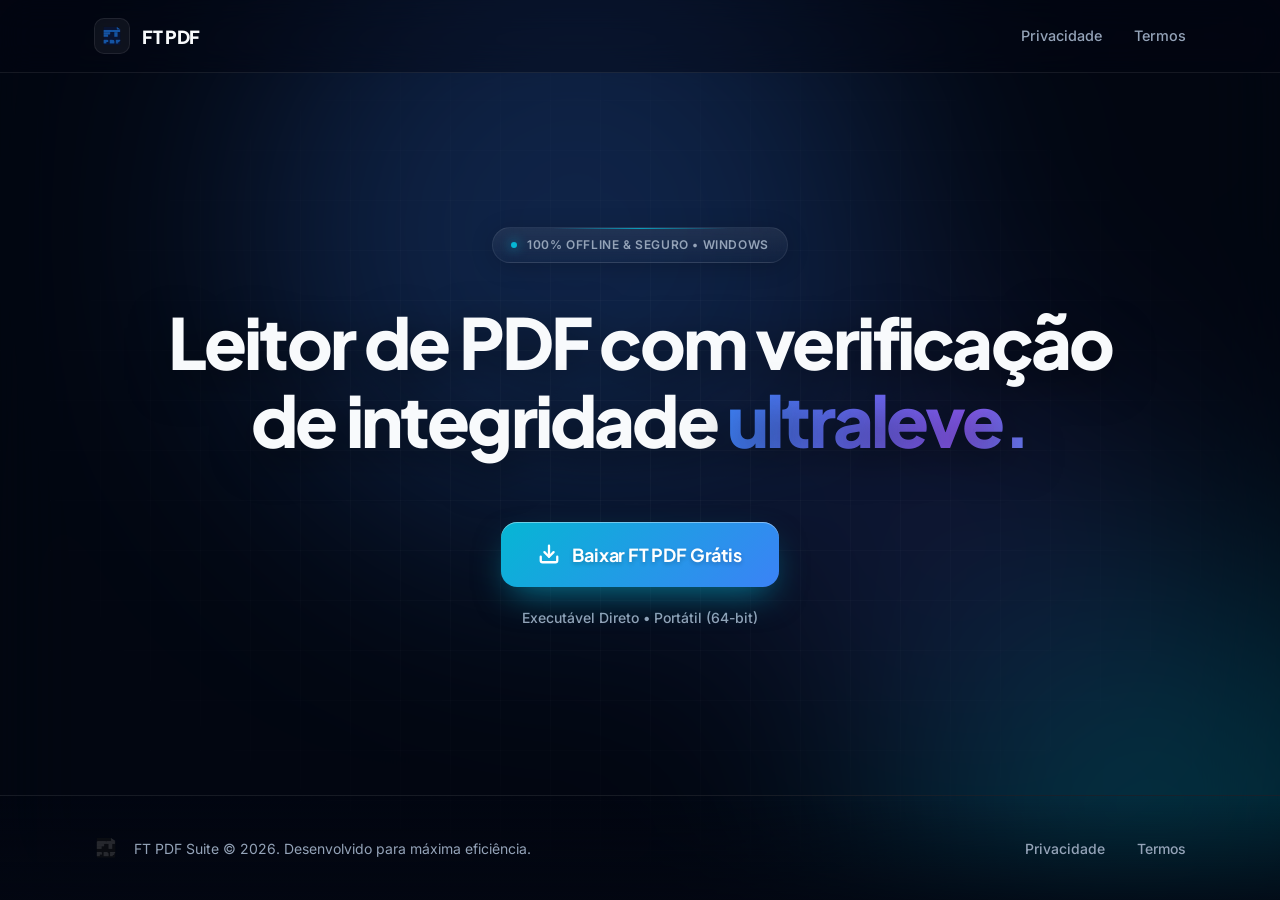
<file: SITE_PRINCIPAL/PAGINAS/SITE_FT PDF/index.html>
<!DOCTYPE html>
<html lang="pt-BR">
<head>
  <script>
    if (window.location.protocol !== 'file:' && (window.location.pathname.startsWith('/ftpdf') || window.location.pathname.startsWith('/ft-pdf') || window.location.pathname.startsWith('/pdf'))) {
      document.write('<base href="/PAGINAS/SITE_FT%20PDF/">');
    }
  </script>
  <meta charset="UTF-8">
  <meta name="viewport" content="width=device-width, initial-scale=1.0">
  <title>FT PDF — Leitor de PDF com Verificação de Integridade Ultraleve</title>
  <link rel="canonical" href="https://fulviotanure.com.br/ftpdf">
  <link rel="icon" type="image/png" href="logo.png">
  <meta name="description" content="FT PDF: Leitor de PDF com verificação de integridade ultraleve para Windows 10 e 11. Motor vetorial nativo em C++, diagnóstico estrutural instantâneo e 100% offline.">
  <meta name="keywords" content="FT PDF, Leitor PDF Windows, Verificação de Integridade PDF, Diagnóstico PDF, Leitor PDF Rápido, Windows 11, Software Seguro">
  <meta name="author" content="Fulvio Tanure">
  
  <meta property="og:type" content="website">
  <meta property="og:url" content="https://fulviotanure.com.br/ftpdf">
  <meta property="og:title" content="FT PDF — Leitor de PDF com Verificação de Integridade Ultraleve">
  <meta property="og:description" content="Leitor de PDF com verificação de integridade ultraleve para Windows. 100% local, seguro e gratuito.">
  <meta property="og:image" content="logo.png">
  
  <link rel="preconnect" href="https://fonts.googleapis.com">
  <link rel="preconnect" href="https://fonts.gstatic.com" crossorigin>
  <link href="https://fonts.googleapis.com/css2?family=Inter:wght@400;500;600;700;800&family=Plus+Jakarta+Sans:wght@700;800&display=swap" rel="stylesheet">
  <link rel="stylesheet" href="style.css">
</head>
<body>

  <!-- Background Animado (Orbs e Malha) -->
  <div class="ambient-background">
    <div class="orb orb-1"></div>
    <div class="orb orb-2"></div>
    <div class="orb orb-3"></div>
    <div class="glass-overlay"></div>
    <div class="grid-bg"></div>
  </div>

  <header class="navbar animate-fade-down">
    <div class="container nav-container">
      <a href="./" class="nav-brand">
        <div class="brand-logo-wrapper">
          <img src="logo.png" alt="FT PDF Logo" class="brand-logo">
        </div>
        <span class="brand-name">FT PDF</span>
      </a>
      <nav class="nav-links">
        <a href="privacidade.html">Privacidade</a>
        <a href="termos.html">Termos</a>
      </nav>
    </div>
  </header>

  <main class="hero-section">
    <div class="container hero-container">

      <div class="badge glass-panel animate-fade-up delay-1">
        <div class="badge-glow"></div>
        <span class="badge-dot"></span>
        <span class="badge-text">100% Offline &amp; Seguro • Windows</span>
      </div>

      <h1 class="hero-title animate-fade-up delay-2">
        Leitor de PDF com verificação<br>
        de integridade <span class="text-highlight">ultraleve.</span>
      </h1>

      <div class="cta-group animate-fade-up delay-3" id="download">
        <a id="btn-download-main" href="https://github.com/Fulviotanure/FT-PDF/releases/latest/download/FtPdfLite.exe" class="btn-glass">
          <div class="btn-bg"></div>
          <div class="btn-content">
            <svg viewBox="0 0 24 24" width="22" height="22" fill="none" stroke="currentColor" stroke-width="2.5" stroke-linecap="round" stroke-linejoin="round">
              <path d="M21 15v4a2 2 0 0 1-2 2H5a2 2 0 0 1-2-2v-4"/>
              <polyline points="7 10 12 15 17 10"/>
              <line x1="12" y1="15" x2="12" y2="3"/>
            </svg>
            <span>Baixar FT PDF Grátis</span>
          </div>
        </a>
        <p class="cta-subtext" id="btn-download-sub">Executável Direto • Portátil (64-bit)</p>
      </div>

    </div>
  </main>

  <footer class="footer animate-fade-up delay-4">
    <div class="container footer-container">
      <div class="footer-left">
        <img src="logo.png" alt="FT PDF Logo" class="footer-logo">
        <p>FT PDF Suite © 2026. Desenvolvido para máxima eficiência.</p>
      </div>
      <div class="footer-links">
        <a href="privacidade.html">Privacidade</a>
        <a href="termos.html">Termos</a>
      </div>
    </div>
  </footer>

  <script src="app.js"></script>
</body>
</html>
</file>
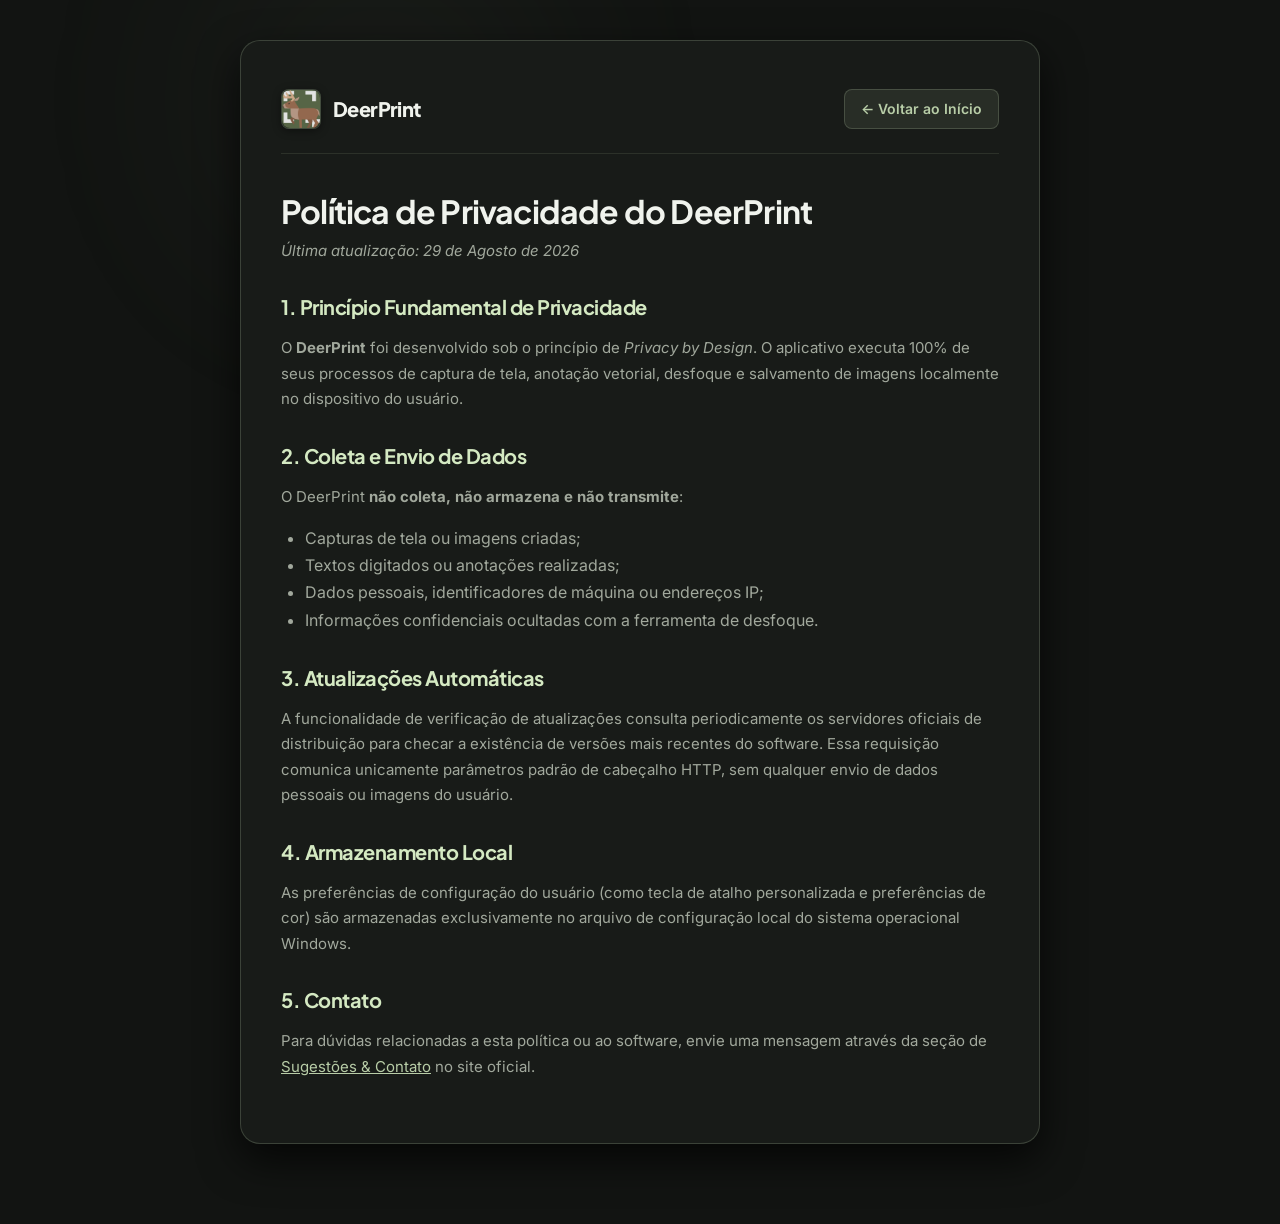
<file: SITE_PRINCIPAL/PAGINAS/SITE_DEERPRINT/privacidade.html>
<!DOCTYPE html>
<html lang="pt-BR">
<head>
  <script>
    if (window.location.protocol !== 'file:' && window.location.pathname.startsWith('/deerprint')) {
      document.write('<base href="/PAGINAS/SITE_DEERPRINT/">');
    }
  </script>
  <meta charset="UTF-8">
  <meta name="viewport" content="width=device-width, initial-scale=1.0">
  <title>Política de Privacidade — DeerPrint</title>
  <link rel="canonical" href="https://fulviotanure.com.br/deerprint/privacidade.html">
  <link rel="icon" type="image/png" href="favicon.png">
  <link rel="preconnect" href="https://fonts.googleapis.com">
  <link rel="preconnect" href="https://fonts.gstatic.com" crossorigin>
  <link href="https://fonts.googleapis.com/css2?family=Inter:wght@400;500;600;700&family=Plus+Jakarta+Sans:wght@700;800&display=swap" rel="stylesheet">
  <link rel="stylesheet" href="style.css">
  <style>
    .legal-wrapper {
      max-width: 800px;
      margin: 40px auto 80px;
      background: var(--bg-card);
      border: 1px solid var(--border-medium);
      border-radius: var(--radius-lg);
      padding: 48px 40px;
      box-shadow: var(--shadow-lg);
    }
    .legal-header {
      display: flex;
      align-items: center;
      justify-content: space-between;
      border-bottom: 1px solid var(--border-subtle);
      padding-bottom: 24px;
      margin-bottom: 32px;
    }
    .legal-body h2 {
      font-size: 20px;
      margin: 28px 0 12px;
      color: var(--primary-light);
    }
    .legal-body p {
      color: var(--text-muted);
      font-size: 15px;
      line-height: 1.7;
      margin-bottom: 16px;
    }
    .legal-body ul {
      color: var(--text-muted);
      margin-left: 24px;
      margin-bottom: 20px;
      line-height: 1.7;
    }
    .btn-back {
      display: inline-flex;
      align-items: center;
      gap: 8px;
      color: var(--primary);
      text-decoration: none;
      font-size: 14px;
      font-weight: 600;
      padding: 8px 16px;
      border-radius: var(--radius-sm);
      background: rgba(184, 205, 167, 0.1);
      border: 1px solid var(--border-medium);
      transition: all var(--transition-fast);
    }
    .btn-back:hover {
      background: var(--primary);
      color: var(--primary-dark);
    }
  </style>
</head>
<body>
  <div class="ambient-glow glow-top-left"></div>
  <div class="container">
    <div class="legal-wrapper">
      <div class="legal-header">
        <a href="/deerprint" class="brand-link">
          <div class="brand-logo-wrapper">
            <img src="deerprint-icon.png" alt="DeerPrint Logo" class="brand-logo-img">
          </div>
          <span class="brand-name">DeerPrint</span>
        </a>
        <a href="/deerprint" class="btn-back">← Voltar ao Início</a>
      </div>

      <div class="legal-body">
        <h1>Política de Privacidade do DeerPrint</h1>
        <p><em>Última atualização: 29 de Agosto de 2026</em></p>

        <h2>1. Princípio Fundamental de Privacidade</h2>
        <p>O <strong>DeerPrint</strong> foi desenvolvido sob o princípio de <em>Privacy by Design</em>. O aplicativo executa 100% de seus processos de captura de tela, anotação vetorial, desfoque e salvamento de imagens localmente no dispositivo do usuário.</p>

        <h2>2. Coleta e Envio de Dados</h2>
        <p>O DeerPrint <strong>não coleta, não armazena e não transmite</strong>:</p>
        <ul>
          <li>Capturas de tela ou imagens criadas;</li>
          <li>Textos digitados ou anotações realizadas;</li>
          <li>Dados pessoais, identificadores de máquina ou endereços IP;</li>
          <li>Informações confidenciais ocultadas com a ferramenta de desfoque.</li>
        </ul>

        <h2>3. Atualizações Automáticas</h2>
        <p>A funcionalidade de verificação de atualizações consulta periodicamente os servidores oficiais de distribuição para checar a existência de versões mais recentes do software. Essa requisição comunica unicamente parâmetros padrão de cabeçalho HTTP, sem qualquer envio de dados pessoais ou imagens do usuário.</p>

        <h2>4. Armazenamento Local</h2>
        <p>As preferências de configuração do usuário (como tecla de atalho personalizada e preferências de cor) são armazenadas exclusivamente no arquivo de configuração local do sistema operacional Windows.</p>

        <h2>5. Contato</h2>
        <p>Para dúvidas relacionadas a esta política ou ao software, envie uma mensagem através da seção de <a href="/deerprint#contato" style="color: var(--primary); text-decoration: underline;">Sugestões & Contato</a> no site oficial.</p>
      </div>
    </div>
  </div>
</body>
</html>
</file>
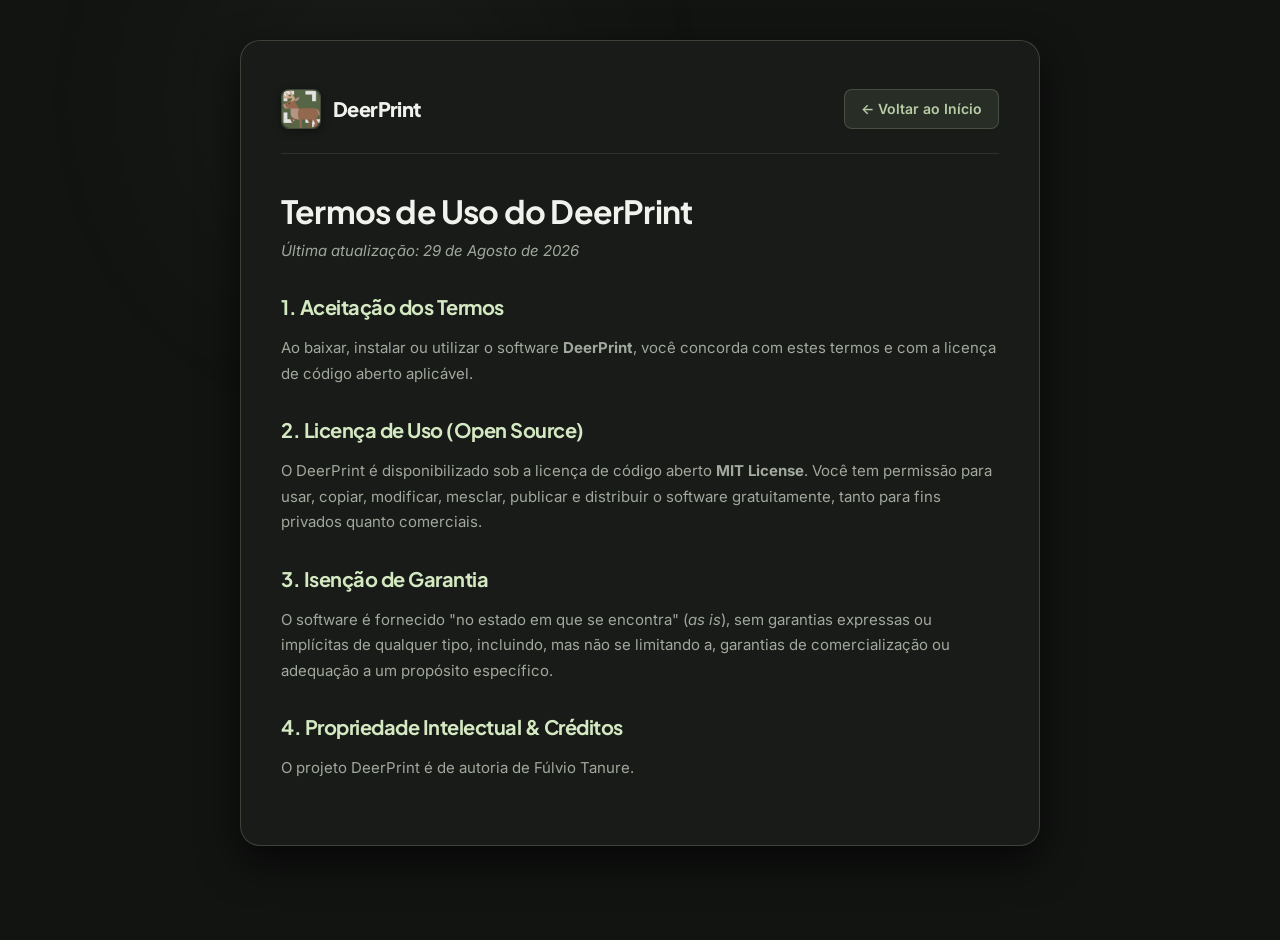
<file: SITE_PRINCIPAL/PAGINAS/SITE_DEERPRINT/termos.html>
<!DOCTYPE html>
<html lang="pt-BR">
<head>
  <script>
    if (window.location.protocol !== 'file:' && window.location.pathname.startsWith('/deerprint')) {
      document.write('<base href="/PAGINAS/SITE_DEERPRINT/">');
    }
  </script>
  <meta charset="UTF-8">
  <meta name="viewport" content="width=device-width, initial-scale=1.0">
  <title>Termos de Uso — DeerPrint</title>
  <link rel="canonical" href="https://fulviotanure.com.br/deerprint/termos.html">
  <link rel="icon" type="image/png" href="favicon.png">
  <link rel="preconnect" href="https://fonts.googleapis.com">
  <link rel="preconnect" href="https://fonts.gstatic.com" crossorigin>
  <link href="https://fonts.googleapis.com/css2?family=Inter:wght@400;500;600;700&family=Plus+Jakarta+Sans:wght@700;800&display=swap" rel="stylesheet">
  <link rel="stylesheet" href="style.css">
  <style>
    .legal-wrapper {
      max-width: 800px;
      margin: 40px auto 80px;
      background: var(--bg-card);
      border: 1px solid var(--border-medium);
      border-radius: var(--radius-lg);
      padding: 48px 40px;
      box-shadow: var(--shadow-lg);
    }
    .legal-header {
      display: flex;
      align-items: center;
      justify-content: space-between;
      border-bottom: 1px solid var(--border-subtle);
      padding-bottom: 24px;
      margin-bottom: 32px;
    }
    .legal-body h2 {
      font-size: 20px;
      margin: 28px 0 12px;
      color: var(--primary-light);
    }
    .legal-body p {
      color: var(--text-muted);
      font-size: 15px;
      line-height: 1.7;
      margin-bottom: 16px;
    }
    .legal-body ul {
      color: var(--text-muted);
      margin-left: 24px;
      margin-bottom: 20px;
      line-height: 1.7;
    }
    .btn-back {
      display: inline-flex;
      align-items: center;
      gap: 8px;
      color: var(--primary);
      text-decoration: none;
      font-size: 14px;
      font-weight: 600;
      padding: 8px 16px;
      border-radius: var(--radius-sm);
      background: rgba(184, 205, 167, 0.1);
      border: 1px solid var(--border-medium);
      transition: all var(--transition-fast);
    }
    .btn-back:hover {
      background: var(--primary);
      color: var(--primary-dark);
    }
  </style>
</head>
<body>
  <div class="ambient-glow glow-top-left"></div>
  <div class="container">
    <div class="legal-wrapper">
      <div class="legal-header">
        <a href="/deerprint" class="brand-link">
          <div class="brand-logo-wrapper">
            <img src="deerprint-icon.png" alt="DeerPrint Logo" class="brand-logo-img">
          </div>
          <span class="brand-name">DeerPrint</span>
        </a>
        <a href="/deerprint" class="btn-back">← Voltar ao Início</a>
      </div>

      <div class="legal-body">
        <h1>Termos de Uso do DeerPrint</h1>
        <p><em>Última atualização: 29 de Agosto de 2026</em></p>

        <h2>1. Aceitação dos Termos</h2>
        <p>Ao baixar, instalar ou utilizar o software <strong>DeerPrint</strong>, você concorda com estes termos e com a licença de código aberto aplicável.</p>

        <h2>2. Licença de Uso (Open Source)</h2>
        <p>O DeerPrint é disponibilizado sob a licença de código aberto <strong>MIT License</strong>. Você tem permissão para usar, copiar, modificar, mesclar, publicar e distribuir o software gratuitamente, tanto para fins privados quanto comerciais.</p>

        <h2>3. Isenção de Garantia</h2>
        <p>O software é fornecido "no estado em que se encontra" (<em>as is</em>), sem garantias expressas ou implícitas de qualquer tipo, incluindo, mas não se limitando a, garantias de comercialização ou adequação a um propósito específico.</p>

        <h2>4. Propriedade Intelectual & Créditos</h2>
        <p>O projeto DeerPrint é de autoria de Fúlvio Tanure.</p>
      </div>
    </div>
  </div>
</body>
</html>
</file>
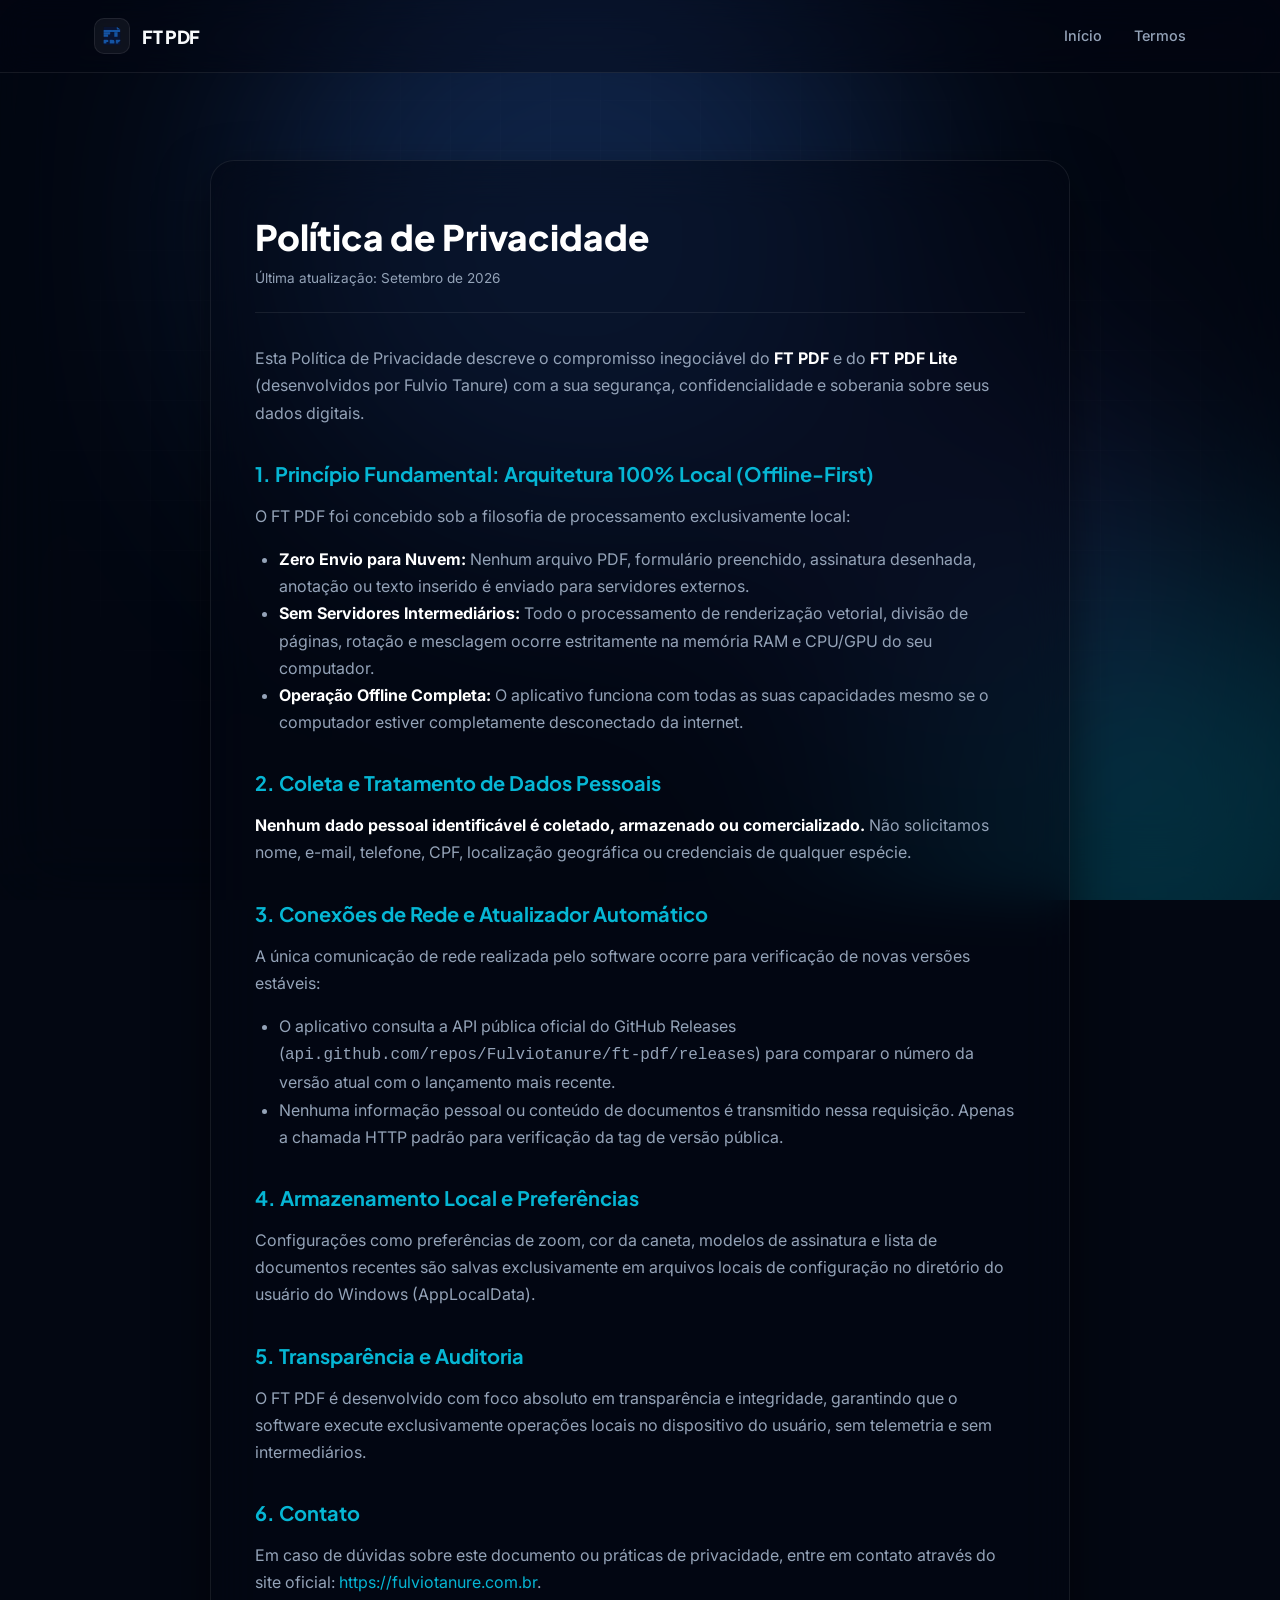
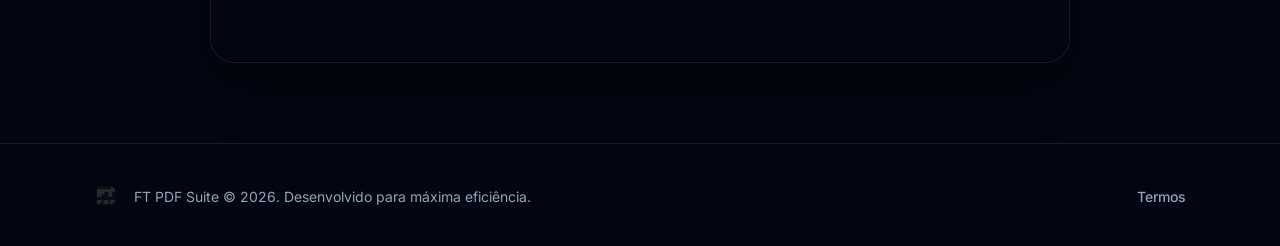
<file: SITE_PRINCIPAL/PAGINAS/SITE_FT PDF/privacidade.html>
<!DOCTYPE html>
<html lang="pt-BR">
<head>
  <script>
    if (window.location.protocol !== 'file:' && (window.location.pathname.startsWith('/ftpdf') || window.location.pathname.startsWith('/ft-pdf') || window.location.pathname.startsWith('/pdf'))) {
      document.write('<base href="/PAGINAS/SITE_FT%20PDF/">');
    }
  </script>
  <meta charset="UTF-8">
  <meta name="viewport" content="width=device-width, initial-scale=1.0">
  <title>Política de Privacidade — FT PDF & FT PDF Lite</title>
  <link rel="canonical" href="https://fulviotanure.com.br/ftpdf/privacidade.html">
  <link rel="icon" type="image/png" href="logo.png">
  
  <link rel="preconnect" href="https://fonts.googleapis.com">
  <link rel="preconnect" href="https://fonts.gstatic.com" crossorigin>
  <link href="https://fonts.googleapis.com/css2?family=Inter:wght@400;500;600;700;800&family=Plus+Jakarta+Sans:wght@700;800&display=swap" rel="stylesheet">
  <link rel="stylesheet" href="style.css">

  <style>
    .legal-wrapper {
      max-width: 860px;
      margin: 160px auto 80px;
      background: rgba(3, 7, 18, 0.5);
      backdrop-filter: blur(24px);
      -webkit-backdrop-filter: blur(24px);
      border: 1px solid rgba(255, 255, 255, 0.08);
      border-radius: 24px;
      padding: 50px 44px;
      box-shadow: 0 20px 50px rgba(0,0,0,0.5);
      position: relative;
      z-index: 10;
    }
    .legal-header {
      border-bottom: 1px solid rgba(255,255,255,0.08);
      padding-bottom: 24px;
      margin-bottom: 32px;
    }
    .legal-title {
      font-family: var(--font-display);
      font-size: 2.2rem;
      font-weight: 800;
      color: #fff;
    }
    .legal-body h2 {
      font-family: var(--font-display);
      font-size: 1.25rem;
      margin: 32px 0 14px;
      color: var(--color-cyan);
    }
    .legal-body p, .legal-body ul {
      color: var(--text-muted);
      font-size: 1rem;
      line-height: 1.7;
      margin-bottom: 16px;
    }
    .legal-body ul {
      margin-left: 24px;
    }
    .legal-body strong {
      color: #fff;
    }
    .legal-body a {
      color: var(--color-cyan);
      text-decoration: none;
    }
    .legal-body a:hover {
      text-decoration: underline;
    }
  </style>
</head>
<body>

  <!-- Background Animado (Orbs e Malha) -->
  <div class="ambient-background">
    <div class="orb orb-1"></div>
    <div class="orb orb-2"></div>
    <div class="orb orb-3"></div>
    <div class="glass-overlay"></div>
    <div class="grid-bg"></div>
  </div>

  <header class="navbar animate-fade-down">
    <div class="container nav-container">
      <a href="index.html" class="nav-brand">
        <div class="brand-logo-wrapper">
          <img src="logo.png" alt="FT PDF Logo" class="brand-logo">
        </div>
        <span class="brand-name">FT PDF</span>
      </a>
      <nav class="nav-links">
        <a href="index.html">Início</a>
        <a href="termos.html">Termos</a>
      </nav>
    </div>
  </header>

  <main class="container">
    <div class="legal-wrapper animate-fade-up delay-1">
      <div class="legal-header">
        <h1 class="legal-title">Política de Privacidade</h1>
        <p style="color: var(--text-muted); font-size: 0.85rem; margin-top: 4px;">Última atualização: Setembro de 2026</p>
      </div>

      <div class="legal-body">
        <p>
          Esta Política de Privacidade descreve o compromisso inegociável do <strong>FT PDF</strong> e do <strong>FT PDF Lite</strong> (desenvolvidos por Fulvio Tanure) com a sua segurança, confidencialidade e soberania sobre seus dados digitais.
        </p>

        <h2>1. Princípio Fundamental: Arquitetura 100% Local (Offline-First)</h2>
        <p>
          O FT PDF foi concebido sob a filosofia de processamento exclusivamente local:
        </p>
        <ul>
          <li><strong>Zero Envio para Nuvem:</strong> Nenhum arquivo PDF, formulário preenchido, assinatura desenhada, anotação ou texto inserido é enviado para servidores externos.</li>
          <li><strong>Sem Servidores Intermediários:</strong> Todo o processamento de renderização vetorial, divisão de páginas, rotação e mesclagem ocorre estritamente na memória RAM e CPU/GPU do seu computador.</li>
          <li><strong>Operação Offline Completa:</strong> O aplicativo funciona com todas as suas capacidades mesmo se o computador estiver completamente desconectado da internet.</li>
        </ul>

        <h2>2. Coleta e Tratamento de Dados Pessoais</h2>
        <p>
          <strong>Nenhum dado pessoal identificável é coletado, armazenado ou comercializado.</strong> Não solicitamos nome, e-mail, telefone, CPF, localização geográfica ou credenciais de qualquer espécie.
        </p>

        <h2>3. Conexões de Rede e Atualizador Automático</h2>
        <p>
          A única comunicação de rede realizada pelo software ocorre para verificação de novas versões estáveis:
        </p>
        <ul>
          <li>O aplicativo consulta a API pública oficial do GitHub Releases (<code>api.github.com/repos/Fulviotanure/ft-pdf/releases</code>) para comparar o número da versão atual com o lançamento mais recente.</li>
          <li>Nenhuma informação pessoal ou conteúdo de documentos é transmitido nessa requisição. Apenas a chamada HTTP padrão para verificação da tag de versão pública.</li>
        </ul>

        <h2>4. Armazenamento Local e Preferências</h2>
        <p>
          Configurações como preferências de zoom, cor da caneta, modelos de assinatura e lista de documentos recentes são salvas exclusivamente em arquivos locais de configuração no diretório do usuário do Windows (AppLocalData).
        </p>

        <h2>5. Transparência e Auditoria</h2>
        <p>
          O FT PDF é desenvolvido com foco absoluto em transparência e integridade, garantindo que o software execute exclusivamente operações locais no dispositivo do usuário, sem telemetria e sem intermediários.
        </p>

        <h2>6. Contato</h2>
        <p>
          Em caso de dúvidas sobre este documento ou práticas de privacidade, entre em contato através do site oficial:
          <a href="https://fulviotanure.com.br" target="_blank" rel="noopener noreferrer">https://fulviotanure.com.br</a>.
        </p>
      </div>
    </div>
  </main>

  <footer class="footer animate-fade-up delay-2">
    <div class="container footer-container">
      <div class="footer-left">
        <img src="logo.png" alt="FT PDF Logo" class="footer-logo">
        <p>FT PDF Suite © 2026. Desenvolvido para máxima eficiência.</p>
      </div>
      <div class="footer-links">
        <a href="termos.html">Termos</a>
      </div>
    </div>
  </footer>

</body>
</html>
</file>
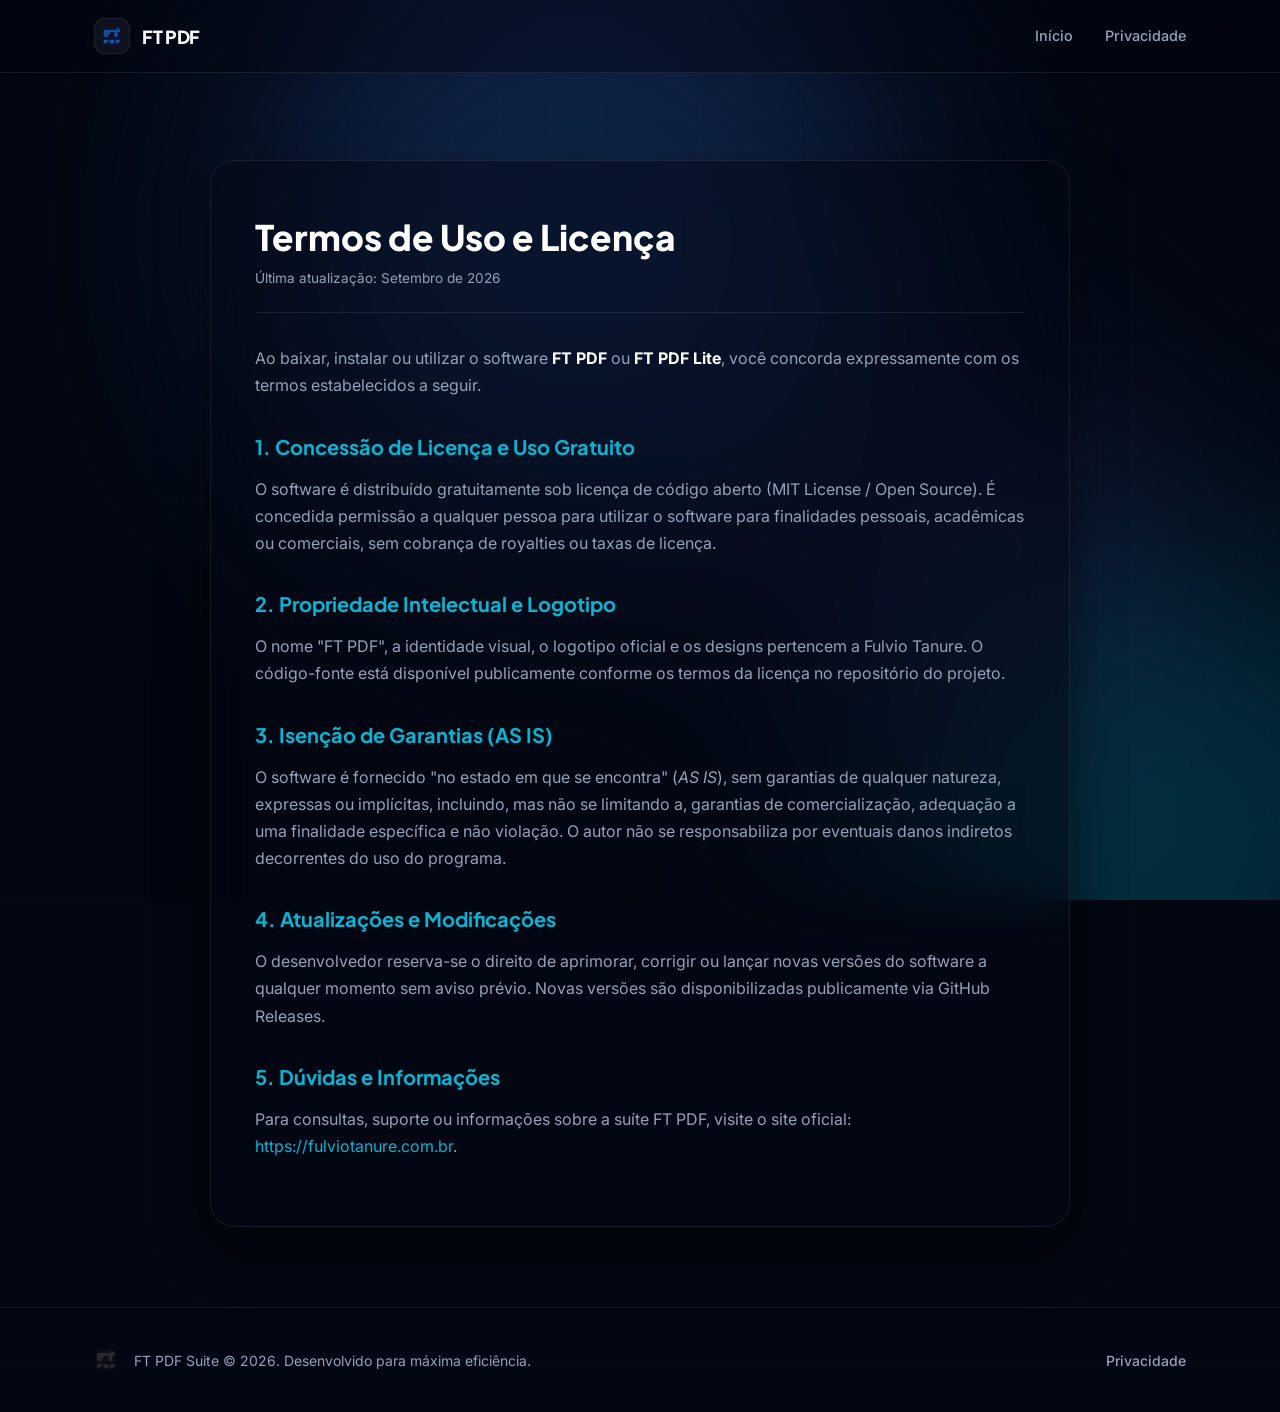
<file: SITE_PRINCIPAL/PAGINAS/SITE_FT PDF/termos.html>
<!DOCTYPE html>
<html lang="pt-BR">
<head>
  <script>
    if (window.location.protocol !== 'file:' && (window.location.pathname.startsWith('/ftpdf') || window.location.pathname.startsWith('/ft-pdf') || window.location.pathname.startsWith('/pdf'))) {
      document.write('<base href="/PAGINAS/SITE_FT%20PDF/">');
    }
  </script>
  <meta charset="UTF-8">
  <meta name="viewport" content="width=device-width, initial-scale=1.0">
  <title>Termos de Uso e Licença — FT PDF & FT PDF Lite</title>
  <link rel="canonical" href="https://fulviotanure.com.br/ftpdf/termos.html">
  <link rel="icon" type="image/png" href="logo.png">
  
  <link rel="preconnect" href="https://fonts.googleapis.com">
  <link rel="preconnect" href="https://fonts.gstatic.com" crossorigin>
  <link href="https://fonts.googleapis.com/css2?family=Inter:wght@400;500;600;700;800&family=Plus+Jakarta+Sans:wght@700;800&display=swap" rel="stylesheet">
  <link rel="stylesheet" href="style.css">

  <style>
    .legal-wrapper {
      max-width: 860px;
      margin: 160px auto 80px;
      background: rgba(3, 7, 18, 0.5);
      backdrop-filter: blur(24px);
      -webkit-backdrop-filter: blur(24px);
      border: 1px solid rgba(255, 255, 255, 0.08);
      border-radius: 24px;
      padding: 50px 44px;
      box-shadow: 0 20px 50px rgba(0,0,0,0.5);
      position: relative;
      z-index: 10;
    }
    .legal-header {
      border-bottom: 1px solid rgba(255,255,255,0.08);
      padding-bottom: 24px;
      margin-bottom: 32px;
    }
    .legal-title {
      font-family: var(--font-display);
      font-size: 2.2rem;
      font-weight: 800;
      color: #fff;
    }
    .legal-body h2 {
      font-family: var(--font-display);
      font-size: 1.25rem;
      margin: 32px 0 14px;
      color: var(--color-cyan);
    }
    .legal-body p, .legal-body ul {
      color: var(--text-muted);
      font-size: 1rem;
      line-height: 1.7;
      margin-bottom: 16px;
    }
    .legal-body ul {
      margin-left: 24px;
    }
    .legal-body strong {
      color: #fff;
    }
    .legal-body a {
      color: var(--color-cyan);
      text-decoration: none;
    }
    .legal-body a:hover {
      text-decoration: underline;
    }
  </style>
</head>
<body>

  <!-- Background Animado (Orbs e Malha) -->
  <div class="ambient-background">
    <div class="orb orb-1"></div>
    <div class="orb orb-2"></div>
    <div class="orb orb-3"></div>
    <div class="glass-overlay"></div>
    <div class="grid-bg"></div>
  </div>

  <header class="navbar animate-fade-down">
    <div class="container nav-container">
      <a href="index.html" class="nav-brand">
        <div class="brand-logo-wrapper">
          <img src="logo.png" alt="FT PDF Logo" class="brand-logo">
        </div>
        <span class="brand-name">FT PDF</span>
      </a>
      <nav class="nav-links">
        <a href="index.html">Início</a>
        <a href="privacidade.html">Privacidade</a>
      </nav>
    </div>
  </header>

  <main class="container">
    <div class="legal-wrapper animate-fade-up delay-1">
      <div class="legal-header">
        <h1 class="legal-title">Termos de Uso e Licença</h1>
        <p style="color: var(--text-muted); font-size: 0.85rem; margin-top: 4px;">Última atualização: Setembro de 2026</p>
      </div>

      <div class="legal-body">
        <p>
          Ao baixar, instalar ou utilizar o software <strong>FT PDF</strong> ou <strong>FT PDF Lite</strong>, você concorda expressamente com os termos estabelecidos a seguir.
        </p>

        <h2>1. Concessão de Licença e Uso Gratuito</h2>
        <p>
          O software é distribuído gratuitamente sob licença de código aberto (MIT License / Open Source). É concedida permissão a qualquer pessoa para utilizar o software para finalidades pessoais, acadêmicas ou comerciais, sem cobrança de royalties ou taxas de licença.
        </p>

        <h2>2. Propriedade Intelectual e Logotipo</h2>
        <p>
          O nome "FT PDF", a identidade visual, o logotipo oficial e os designs pertencem a Fulvio Tanure. O código-fonte está disponível publicamente conforme os termos da licença no repositório do projeto.
        </p>

        <h2>3. Isenção de Garantias (AS IS)</h2>
        <p>
          O software é fornecido "no estado em que se encontra" (<em>AS IS</em>), sem garantias de qualquer natureza, expressas ou implícitas, incluindo, mas não se limitando a, garantias de comercialização, adequação a uma finalidade específica e não violação. O autor não se responsabiliza por eventuais danos indiretos decorrentes do uso do programa.
        </p>

        <h2>4. Atualizações e Modificações</h2>
        <p>
          O desenvolvedor reserva-se o direito de aprimorar, corrigir ou lançar novas versões do software a qualquer momento sem aviso prévio. Novas versões são disponibilizadas publicamente via GitHub Releases.
        </p>

        <h2>5. Dúvidas e Informações</h2>
        <p>
          Para consultas, suporte ou informações sobre a suíte FT PDF, visite o site oficial:
          <a href="https://fulviotanure.com.br" target="_blank" rel="noopener noreferrer">https://fulviotanure.com.br</a>.
        </p>
      </div>
    </div>
  </main>

  <footer class="footer animate-fade-up delay-2">
    <div class="container footer-container">
      <div class="footer-left">
        <img src="logo.png" alt="FT PDF Logo" class="footer-logo">
        <p>FT PDF Suite © 2026. Desenvolvido para máxima eficiência.</p>
      </div>
      <div class="footer-links">
        <a href="privacidade.html">Privacidade</a>
      </div>
    </div>
  </footer>

</body>
</html>
</file>
<file: SITE_PRINCIPAL/PAGINAS/SITE_DEERPRINT/style.css>
/* ==========================================================================
   DEERPRINT - OFFICIAL LANDING PAGE STYLESHEET
   Design System: Sylvan Core (Midnight Forest & Pale Moss)
   ========================================================================== */

:root {
  /* Sylvan Core Color Tokens */
  --bg-canvas: #121412;
  --bg-card: #181b18;
  --bg-card-subtle: #1c201c;
  --bg-card-hover: #232a21;
  --bg-elevated: #262e24;
  --bg-glass: rgba(18, 20, 18, 0.82);
  --bg-glass-card: rgba(24, 27, 24, 0.75);

  /* Accents */
  --primary: #b8cda7;
  --primary-light: #d4e9c2;
  --primary-dark: #121412;
  --primary-glow: rgba(184, 205, 167, 0.35);
  --primary-glow-subtle: rgba(184, 205, 167, 0.12);
  --primary-glow-intense: rgba(212, 233, 194, 0.5);

  /* Typography Colors */
  --text-main: #f0f3ed;
  --text-muted: #a1a89c;
  --text-subtle: #7a8275;
  --text-dim: #545c50;

  /* Borders & Dividers */
  --border-subtle: rgba(184, 205, 167, 0.12);
  --border-medium: rgba(184, 205, 167, 0.22);
  --border-active: rgba(184, 205, 167, 0.45);
  --border-bright: rgba(212, 233, 194, 0.7);

  /* Shadows */
  --shadow-sm: 0 2px 8px rgba(0, 0, 0, 0.4);
  --shadow-md: 0 8px 24px rgba(0, 0, 0, 0.55);
  --shadow-lg: 0 16px 40px rgba(0, 0, 0, 0.7);
  --shadow-glow: 0 8px 32px rgba(184, 205, 167, 0.22);
  --shadow-glow-lg: 0 12px 48px rgba(184, 205, 167, 0.32);

  /* Layout */
  --max-width: 1200px;
  --radius-sm: 8px;
  --radius-md: 14px;
  --radius-lg: 20px;
  --radius-full: 9999px;

  /* Transitions */
  --transition-fast: 0.18s cubic-bezier(0.16, 1, 0.3, 1);
  --transition-normal: 0.3s cubic-bezier(0.16, 1, 0.3, 1);
  --transition-smooth: 0.5s cubic-bezier(0.16, 1, 0.3, 1);
}

/* Base Reset */
*, *::before, *::after {
  box-sizing: border-box;
  margin: 0;
  padding: 0;
}

html {
  scroll-behavior: smooth;
  color-scheme: dark;
}

body {
  font-family: 'Work Sans', 'Inter', -apple-system, BlinkMacSystemFont, 'Segoe UI', Roboto, sans-serif;
  background-color: var(--bg-canvas);
  color: var(--text-main);
  line-height: 1.6;
  min-height: 100vh;
  overflow-x: hidden;
  position: relative;
  -webkit-font-smoothing: antialiased;
  -moz-osx-font-smoothing: grayscale;
}

h1, h2, h3, h4, .hero-title, .section-title, .brand-name, .feature-title, .guide-card-title {
  font-family: 'Manrope', 'Plus Jakarta Sans', sans-serif;
}

/* Ambient Background Lights */
.ambient-glow {
  position: fixed;
  pointer-events: none;
  border-radius: 50%;
  filter: blur(120px);
  z-index: 0;
  opacity: 0.4;
  will-change: transform;
}

.glow-top-left {
  top: -150px;
  left: 10%;
  width: 500px;
  height: 500px;
  background: radial-gradient(circle, rgba(184, 205, 167, 0.22) 0%, rgba(24, 27, 24, 0) 70%);
  animation: floatAmbient 18s ease-in-out infinite alternate;
}

.glow-top-right {
  top: 15%;
  right: -100px;
  width: 450px;
  height: 450px;
  background: radial-gradient(circle, rgba(118, 150, 98, 0.18) 0%, rgba(18, 20, 18, 0) 70%);
  animation: floatAmbient 22s ease-in-out infinite alternate-reverse;
}

.glow-center {
  top: 55%;
  left: 30%;
  width: 600px;
  height: 600px;
  background: radial-gradient(circle, rgba(184, 205, 167, 0.1) 0%, rgba(18, 20, 18, 0) 70%);
  animation: floatAmbient 25s ease-in-out infinite alternate;
}

@keyframes floatAmbient {
  0% { transform: translate(0, 0) scale(1); }
  50% { transform: translate(30px, 40px) scale(1.08); }
  100% { transform: translate(-20px, -30px) scale(0.95); }
}

/* Grid Overlay Pattern */
.grid-overlay {
  position: absolute;
  top: 0;
  left: 0;
  right: 0;
  height: 1000px;
  background-image: 
    linear-gradient(rgba(184, 205, 167, 0.03) 1px, transparent 1px),
    linear-gradient(90deg, rgba(184, 205, 167, 0.03) 1px, transparent 1px);
  background-size: 40px 40px;
  mask-image: linear-gradient(to bottom, rgba(0,0,0,1) 0%, rgba(0,0,0,0) 100%);
  -webkit-mask-image: linear-gradient(to bottom, rgba(0,0,0,1) 0%, rgba(0,0,0,0) 100%);
  pointer-events: none;
  z-index: 0;
}

/* Container */
.container {
  width: 100%;
  max-width: var(--max-width);
  margin: 0 auto;
  padding: 0 24px;
  position: relative;
  z-index: 1;
}

/* Typography Helpers */
h1, h2, h3, h4, .brand-title {
  font-family: 'Plus Jakarta Sans', 'Manrope', sans-serif;
  color: var(--text-main);
  font-weight: 700;
  letter-spacing: -0.025em;
}

.text-gradient {
  background: linear-gradient(135deg, #ffffff 0%, var(--primary-light) 50%, var(--primary) 100%);
  -webkit-background-clip: text;
  -webkit-text-fill-color: transparent;
}

.text-highlight {
  color: var(--primary);
  position: relative;
}

/* ==========================================================================
   NAVBAR
   ========================================================================== */

.navbar {
  position: sticky;
  top: 0;
  z-index: 1000;
  background: var(--bg-glass);
  backdrop-filter: blur(20px);
  -webkit-backdrop-filter: blur(20px);
  border-bottom: 1px solid var(--border-subtle);
  transition: all var(--transition-normal);
}

.navbar.scrolled {
  border-bottom-color: var(--border-medium);
  box-shadow: 0 10px 30px rgba(0, 0, 0, 0.6);
}

.navbar-container {
  display: flex;
  align-items: center;
  justify-content: space-between;
  height: 72px;
}

.brand-link {
  display: flex;
  align-items: center;
  gap: 12px;
  text-decoration: none;
  color: var(--text-main);
}

.brand-logo-wrapper {
  width: 40px;
  height: 40px;
  border-radius: var(--radius-sm);
  background: linear-gradient(135deg, var(--bg-card-hover) 0%, var(--bg-card) 100%);
  border: 1px solid var(--border-medium);
  display: flex;
  align-items: center;
  justify-content: center;
  box-shadow: inset 0 1px 1px rgba(255, 255, 255, 0.1), var(--shadow-sm);
  transition: transform var(--transition-fast), border-color var(--transition-fast);
}

.brand-link:hover .brand-logo-wrapper {
  transform: scale(1.05);
  border-color: var(--border-active);
  box-shadow: 0 0 16px var(--primary-glow);
}

.brand-logo-svg {
  width: 26px;
  height: 26px;
  fill: var(--primary);
}

.brand-logo-img {
  width: 34px;
  height: 34px;
  object-fit: contain;
  border-radius: var(--radius-sm);
}

.brand-logo-wrapper img {
  width: 100%;
  height: 100%;
  object-fit: cover;
  border-radius: inherit;
}

.brand-name {
  font-size: 20px;
  font-weight: 800;
  letter-spacing: -0.03em;
  color: var(--text-main);
  display: flex;
  align-items: center;
  gap: 8px;
}

.brand-version-badge {
  font-family: 'JetBrains Mono', monospace;
  font-size: 11px;
  font-weight: 600;
  color: var(--primary-light);
  background: rgba(184, 205, 167, 0.12);
  border: 1px solid var(--border-medium);
  padding: 2px 8px;
  border-radius: var(--radius-full);
}

.nav-links {
  display: flex;
  align-items: center;
  gap: 28px;
  list-style: none;
}

.nav-link {
  color: var(--text-muted);
  text-decoration: none;
  font-size: 14px;
  font-weight: 500;
  transition: color var(--transition-fast);
  position: relative;
}

.nav-link:hover {
  color: var(--primary-light);
}

.nav-actions {
  display: flex;
  align-items: center;
  gap: 14px;
}

.btn-nav-download {
  display: inline-flex;
  align-items: center;
  gap: 8px;
  background: var(--primary);
  color: var(--primary-dark);
  padding: 9px 18px;
  font-size: 13px;
  font-weight: 700;
  text-decoration: none;
  border-radius: var(--radius-sm);
  transition: all var(--transition-fast);
  box-shadow: 0 2px 10px rgba(184, 205, 167, 0.2);
}

.btn-nav-download:hover {
  background: var(--primary-light);
  transform: translateY(-1px);
  box-shadow: 0 4px 18px rgba(184, 205, 167, 0.4);
}

.mobile-menu-btn {
  display: none;
  background: none;
  border: 1px solid var(--border-subtle);
  color: var(--text-main);
  width: 40px;
  height: 40px;
  border-radius: var(--radius-sm);
  align-items: center;
  justify-content: center;
  cursor: pointer;
}

/* ==========================================================================
   HERO SECTION
   ========================================================================== */

.hero {
  padding: 80px 0 60px;
  text-align: center;
  position: relative;
}

.hero-badge-container {
  display: flex;
  justify-content: center;
  margin-bottom: 24px;
}

.tag-badge {
  display: inline-flex;
  align-items: center;
  gap: 10px;
  padding: 7px 18px;
  border-radius: var(--radius-full);
  background: rgba(184, 205, 167, 0.08);
  border: 1px solid var(--border-active);
  color: var(--primary-light);
  font-size: 13px;
  font-weight: 600;
  box-shadow: 0 0 20px rgba(184, 205, 167, 0.1);
  text-decoration: none;
  transition: all var(--transition-fast);
}

.tag-badge:hover {
  background: rgba(184, 205, 167, 0.15);
  border-color: var(--primary);
  transform: translateY(-1px);
}

.badge-pulse-dot {
  width: 8px;
  height: 8px;
  border-radius: 50%;
  background-color: var(--primary);
  box-shadow: 0 0 10px var(--primary);
  position: relative;
}

.badge-pulse-dot::after {
  content: '';
  position: absolute;
  top: -3px;
  left: -3px;
  right: -3px;
  bottom: -3px;
  border-radius: 50%;
  border: 1px solid var(--primary);
  animation: pulseDot 2s infinite;
}

@keyframes pulseDot {
  0% { transform: scale(1); opacity: 1; }
  100% { transform: scale(2.2); opacity: 0; }
}

.hero-title {
  font-size: clamp(38px, 6.5vw, 64px);
  font-weight: 800;
  line-height: 1.1;
  max-width: 950px;
  margin: 0 auto 24px;
  letter-spacing: -0.035em;
}

.hero-description {
  font-size: clamp(16px, 2vw, 20px);
  color: var(--text-muted);
  max-width: 760px;
  margin: 0 auto 40px;
  line-height: 1.65;
}

.hero-actions {
  display: flex;
  flex-direction: column;
  align-items: center;
  gap: 16px;
  margin-bottom: 50px;
}

.hero-cta-group {
  display: flex;
  flex-wrap: wrap;
  align-items: center;
  justify-content: center;
  gap: 16px;
}

.btn-cta-primary {
  display: inline-flex;
  align-items: center;
  gap: 14px;
  background: linear-gradient(135deg, var(--primary) 0%, #a4be92 100%);
  color: var(--primary-dark);
  padding: 18px 40px;
  font-size: 17px;
  font-weight: 700;
  text-decoration: none;
  border-radius: var(--radius-md);
  box-shadow: 0 4px 24px rgba(184, 205, 167, 0.3), inset 0 1px 1px rgba(255, 255, 255, 0.4);
  transition: all var(--transition-normal);
  position: relative;
  overflow: hidden;
}

.btn-cta-primary::before {
  content: '';
  position: absolute;
  top: 0;
  left: -100%;
  width: 100%;
  height: 100%;
  background: linear-gradient(90deg, transparent, rgba(255, 255, 255, 0.3), transparent);
  transition: left 0.6s ease;
}

.btn-cta-primary:hover::before {
  left: 100%;
}

.btn-cta-primary:hover {
  background: linear-gradient(135deg, var(--primary-light) 0%, var(--primary) 100%);
  transform: translateY(-3px);
  box-shadow: var(--shadow-glow-lg);
}

.btn-cta-primary:active {
  transform: translateY(-1px);
}

.btn-icon-win {
  width: 22px;
  height: 22px;
  display: flex;
  align-items: center;
  justify-content: center;
}

.btn-cta-secondary {
  display: inline-flex;
  align-items: center;
  gap: 10px;
  background: var(--bg-card);
  color: var(--text-main);
  padding: 18px 28px;
  font-size: 16px;
  font-weight: 600;
  text-decoration: none;
  border-radius: var(--radius-md);
  border: 1px solid var(--border-medium);
  transition: all var(--transition-normal);
}

.btn-cta-secondary:hover {
  background: var(--bg-card-hover);
  border-color: var(--border-active);
  transform: translateY(-2px);
  color: var(--primary-light);
}

.hero-meta {
  display: flex;
  align-items: center;
  justify-content: center;
  flex-wrap: wrap;
  gap: 20px;
  font-size: 13px;
  color: var(--text-muted);
}

.meta-item {
  display: flex;
  align-items: center;
  gap: 6px;
}

.meta-dot {
  width: 4px;
  height: 4px;
  border-radius: 50%;
  background: var(--text-dim);
}

/* Hero Key Highlights Banner */
.hero-highlights-strip {
  display: flex;
  align-items: center;
  justify-content: center;
  flex-wrap: wrap;
  gap: 32px;
  padding: 16px 24px;
  background: var(--bg-glass-card);
  border: 1px solid var(--border-subtle);
  border-radius: var(--radius-lg);
  max-width: 900px;
  margin: 0 auto 50px;
  backdrop-filter: blur(12px);
}

.highlight-pill {
  display: flex;
  align-items: center;
  gap: 10px;
  font-size: 14px;
  font-weight: 600;
  color: var(--text-main);
}

.highlight-icon-wrap {
  width: 32px;
  height: 32px;
  border-radius: 50%;
  background: rgba(184, 205, 167, 0.12);
  border: 1px solid var(--border-subtle);
  display: flex;
  align-items: center;
  justify-content: center;
  color: var(--primary-light);
  font-size: 16px;
}

/* ==========================================================================
   APP SHOWCASE MOCKUP (HIGH-FIDELITY SYLVAN CORE INTERFACE)
   ========================================================================== */

.showcase-wrapper {
  max-width: 1060px;
  margin: 0 auto;
  position: relative;
  perspective: 1000px;
}

.mockup-window {
  background: #151815;
  border: 1px solid var(--border-medium);
  border-radius: var(--radius-lg);
  box-shadow: 0 25px 60px rgba(0, 0, 0, 0.8), 0 0 50px rgba(184, 205, 167, 0.12);
  overflow: hidden;
  position: relative;
  transition: all var(--transition-smooth);
}

.mockup-window:hover {
  border-color: var(--border-active);
  box-shadow: 0 30px 70px rgba(0, 0, 0, 0.85), 0 0 60px rgba(184, 205, 167, 0.18);
}

/* Window Header Bar */
.mockup-titlebar {
  display: flex;
  align-items: center;
  justify-content: space-between;
  padding: 12px 18px;
  background: #111311;
  border-bottom: 1px solid var(--border-subtle);
}

.titlebar-controls {
  display: flex;
  align-items: center;
  gap: 8px;
}

.dot {
  width: 11px;
  height: 11px;
  border-radius: 50%;
}

.dot-red { background-color: #ff5f56; }
.dot-yellow { background-color: #ffbd2e; }
.dot-green { background-color: #27c93f; }

.titlebar-title {
  font-size: 12px;
  font-weight: 600;
  color: var(--text-muted);
  display: flex;
  align-items: center;
  gap: 8px;
  font-family: 'JetBrains Mono', monospace;
}

.titlebar-actions {
  display: flex;
  align-items: center;
  gap: 12px;
  font-size: 11px;
  color: var(--primary-light);
  background: rgba(184, 205, 167, 0.08);
  padding: 3px 10px;
  border-radius: var(--radius-full);
  border: 1px solid var(--border-subtle);
}

/* Real Screenshot Showcase Canvas */
.mockup-real-screen-wrap {
  position: relative;
  background: #0d0f0d;
  overflow: hidden;
  display: flex;
  flex-direction: column;
}

.mockup-real-img {
  width: 100%;
  height: auto;
  display: block;
  object-fit: cover;
  image-rendering: -webkit-optimize-contrast;
  image-rendering: crisp-edges;
  transition: opacity 0.25s ease;
}

.mockup-screen-nav {
  display: flex;
  align-items: center;
  justify-content: center;
  flex-wrap: wrap;
  gap: 8px;
  padding: 14px 18px;
  background: #111311;
  border-top: 1px solid var(--border-subtle);
}

.mockup-nav-btn {
  display: inline-flex;
  align-items: center;
  gap: 6px;
  background: rgba(255, 255, 255, 0.04);
  border: 1px solid var(--border-subtle);
  color: var(--text-muted);
  font-family: inherit;
  font-size: 13px;
  font-weight: 600;
  padding: 8px 16px;
  border-radius: var(--radius-sm);
  cursor: pointer;
  transition: all var(--transition-fast);
}

.mockup-nav-btn:hover {
  background: rgba(255, 255, 255, 0.09);
  color: var(--text-main);
  border-color: var(--border-medium);
}

.mockup-nav-btn.active {
  background: var(--primary);
  color: #121412;
  font-weight: 700;
  border-color: var(--primary);
  box-shadow: 0 2px 10px rgba(184, 205, 167, 0.35);
}

/* ==========================================================================
   SECTION HEADERS
   ========================================================================== */

.section {
  padding: 100px 0;
  position: relative;
}

.section-header {
  text-align: center;
  max-width: 720px;
  margin: 0 auto 60px;
}

.section-badge {
  display: inline-block;
  font-family: 'JetBrains Mono', monospace;
  font-size: 12px;
  font-weight: 700;
  text-transform: uppercase;
  letter-spacing: 0.1em;
  color: var(--primary);
  background: rgba(184, 205, 167, 0.1);
  border: 1px solid var(--border-medium);
  padding: 4px 14px;
  border-radius: var(--radius-full);
  margin-bottom: 16px;
}

.section-title {
  font-size: clamp(28px, 4.5vw, 42px);
  font-weight: 800;
  line-height: 1.2;
  margin-bottom: 18px;
  letter-spacing: -0.03em;
}

.section-subtitle {
  font-size: 16px;
  color: var(--text-muted);
  line-height: 1.6;
}

/* ==========================================================================
   FEATURES GRID
   ========================================================================== */

.features-grid {
  display: grid;
  grid-template-columns: repeat(auto-fit, minmax(320px, 1fr));
  gap: 24px;
}

.feature-card {
  background: var(--bg-card);
  border: 1px solid var(--border-subtle);
  border-radius: var(--radius-md);
  padding: 32px 28px;
  transition: all var(--transition-normal);
  position: relative;
  overflow: hidden;
  display: flex;
  flex-direction: column;
}

.feature-card::before {
  content: '';
  position: absolute;
  top: 0;
  left: 0;
  right: 0;
  height: 2px;
  background: linear-gradient(90deg, transparent, var(--primary), transparent);
  opacity: 0;
  transition: opacity var(--transition-normal);
}

.feature-card:hover {
  background: var(--bg-card-hover);
  border-color: var(--border-active);
  transform: translateY(-4px);
  box-shadow: 0 12px 30px rgba(0, 0, 0, 0.5), 0 0 20px rgba(184, 205, 167, 0.08);
}

.feature-card:hover::before {
  opacity: 1;
}

.feature-icon-wrapper {
  width: 52px;
  height: 52px;
  border-radius: var(--radius-sm);
  background: rgba(184, 205, 167, 0.1);
  border: 1px solid var(--border-medium);
  display: flex;
  align-items: center;
  justify-content: center;
  color: var(--primary-light);
  margin-bottom: 20px;
  transition: all var(--transition-fast);
}

.feature-card:hover .feature-icon-wrapper {
  background: var(--primary);
  color: var(--primary-dark);
  transform: scale(1.05);
  box-shadow: 0 4px 16px rgba(184, 205, 167, 0.3);
}

.feature-title {
  font-size: 19px;
  font-weight: 700;
  margin-bottom: 12px;
  color: var(--text-main);
}

.feature-text {
  font-size: 14px;
  color: var(--text-muted);
  line-height: 1.6;
  flex-grow: 1;
}

.feature-tag {
  display: inline-block;
  font-family: 'JetBrains Mono', monospace;
  font-size: 11px;
  color: var(--primary-light);
  margin-top: 16px;
}

/* ==========================================================================
   INTERACTIVE TOOLS SHOWCASE
   ========================================================================== */

.tools-showcase-container {
  background: var(--bg-card);
  border: 1px solid var(--border-medium);
  border-radius: var(--radius-lg);
  overflow: hidden;
  box-shadow: var(--shadow-lg);
}

.tools-tabs {
  display: flex;
  overflow-x: auto;
  background: #111311;
  border-bottom: 1px solid var(--border-subtle);
  padding: 8px 12px;
  gap: 8px;
}

.tool-tab-btn {
  display: flex;
  align-items: center;
  gap: 10px;
  padding: 10px 18px;
  border-radius: var(--radius-sm);
  background: transparent;
  border: 1px solid transparent;
  color: var(--text-muted);
  font-size: 13px;
  font-weight: 600;
  cursor: pointer;
  white-space: nowrap;
  transition: all var(--transition-fast);
}

.tool-tab-btn:hover {
  color: var(--text-main);
  background: var(--bg-card-hover);
}

.tool-tab-btn.active {
  background: rgba(184, 205, 167, 0.15);
  border-color: var(--border-active);
  color: var(--primary-light);
}

.tool-tab-pane {
  display: none;
  padding: 40px;
  grid-template-columns: 1fr 1fr;
  gap: 40px;
  align-items: center;
}

.tool-tab-pane.active {
  display: grid;
}

.tool-pane-info h3 {
  font-size: 24px;
  margin-bottom: 14px;
  color: var(--text-main);
}

.tool-pane-info p {
  font-size: 15px;
  color: var(--text-muted);
  margin-bottom: 20px;
  line-height: 1.6;
}

.tool-highlights-list {
  list-style: none;
  display: flex;
  flex-direction: column;
  gap: 10px;
}

.tool-highlights-list li {
  display: flex;
  align-items: center;
  gap: 10px;
  font-size: 14px;
  color: var(--text-main);
}

.tool-highlights-list li svg {
  color: var(--primary);
  flex-shrink: 0;
}

/* Real Screenshot Showcase Styles */
.mockup-real-screen-wrap {
  width: 100%;
  position: relative;
  background: #0f120f;
  overflow: hidden;
  display: flex;
  flex-direction: column;
}

.mockup-real-img {
  width: 100%;
  height: auto;
  max-height: 580px;
  object-fit: contain;
  display: block;
  transition: opacity 0.3s ease, transform 0.3s ease;
}

.mockup-screen-nav {
  display: flex;
  align-items: center;
  justify-content: center;
  flex-wrap: wrap;
  gap: 8px;
  padding: 14px 18px;
  background: #111411;
  border-top: 1px solid var(--border-subtle);
}

.mockup-nav-btn {
  display: inline-flex;
  align-items: center;
  gap: 8px;
  padding: 8px 16px;
  border-radius: var(--radius-sm);
  background: rgba(255, 255, 255, 0.04);
  border: 1px solid var(--border-subtle);
  color: var(--text-muted);
  font-size: 12px;
  font-weight: 600;
  cursor: pointer;
  transition: all var(--transition-fast);
}

.mockup-nav-btn:hover {
  background: var(--bg-card-hover);
  color: var(--text-main);
  border-color: var(--border-medium);
}

.mockup-nav-btn.active {
  background: rgba(184, 205, 167, 0.18);
  border-color: var(--border-active);
  color: var(--primary-light);
  box-shadow: 0 0 14px var(--primary-glow);
}

/* Tool Pane Real Screenshot View */
.tool-pane-visual-real {
  background: #101310;
  border: 1px solid var(--border-medium);
  border-radius: var(--radius-md);
  height: 320px;
  display: flex;
  align-items: center;
  justify-content: center;
  position: relative;
  overflow: hidden;
  box-shadow: 0 10px 30px rgba(0, 0, 0, 0.6);
}

.tool-pane-screenshot-img {
  width: 100%;
  height: 100%;
  object-fit: cover;
  object-position: center;
  transition: transform var(--transition-smooth);
}

.tool-pane-visual-real:hover .tool-pane-screenshot-img {
  transform: scale(1.04);
}

.tool-pane-badge {
  position: absolute;
  top: 12px;
  right: 12px;
  background: rgba(18, 20, 18, 0.85);
  border: 1px solid var(--border-active);
  color: var(--primary-light);
  font-family: 'JetBrains Mono', monospace;
  font-size: 11px;
  font-weight: 600;
  padding: 4px 10px;
  border-radius: var(--radius-full);
  backdrop-filter: blur(8px);
  box-shadow: 0 4px 12px rgba(0, 0, 0, 0.5);
  z-index: 2;
}

/* ==========================================================================
   OFFICIAL USER GUIDE & INSTRUCTIONS CARDS
   ========================================================================== */
.guide-grid {
  display: grid;
  grid-template-columns: repeat(auto-fit, minmax(320px, 1fr));
  gap: 24px;
  margin-bottom: 50px;
}

.guide-card {
  background: var(--bg-card);
  border: 1px solid var(--border-subtle);
  border-radius: var(--radius-md);
  padding: 28px 26px;
  display: flex;
  flex-direction: column;
  transition: all var(--transition-normal);
  position: relative;
}

.guide-card:hover {
  background: var(--bg-card-hover);
  border-color: var(--border-active);
  transform: translateY(-3px);
  box-shadow: 0 12px 30px rgba(0, 0, 0, 0.5), 0 0 20px rgba(184, 205, 167, 0.08);
}

.guide-card-header {
  display: flex;
  align-items: center;
  gap: 14px;
  margin-bottom: 16px;
}

.guide-card-icon {
  font-size: 22px;
  display: flex;
  align-items: center;
  justify-content: center;
  width: 44px;
  height: 44px;
  border-radius: var(--radius-sm);
  background: rgba(184, 205, 167, 0.1);
  border: 1px solid var(--border-medium);
  flex-shrink: 0;
}

.guide-card-title {
  font-size: 17px;
  font-weight: 700;
  color: var(--text-main);
}

.guide-card-body {
  font-size: 14px;
  color: var(--text-muted);
  line-height: 1.65;
  flex-grow: 1;
}

.guide-card-body p + p {
  margin-top: 10px;
}

.guide-card-body kbd {
  display: inline-block;
  padding: 2px 7px;
  font-size: 11px;
}

.guide-card-body strong {
  color: var(--primary-light);
}

/* ==========================================================================
   KEYBOARD SHORTCUTS SECTION
   ========================================================================== */

.shortcuts-grid {
  display: grid;
  grid-template-columns: repeat(auto-fit, minmax(280px, 1fr));
  gap: 16px;
}

.shortcut-card {
  background: var(--bg-card);
  border: 1px solid var(--border-subtle);
  border-radius: var(--radius-md);
  padding: 20px 24px;
  display: flex;
  align-items: center;
  justify-content: space-between;
  gap: 16px;
  transition: all var(--transition-fast);
}

.shortcut-card:hover {
  background: var(--bg-card-hover);
  border-color: var(--border-active);
  transform: translateX(4px);
}

.shortcut-info h4 {
  font-size: 15px;
  font-weight: 600;
  color: var(--text-main);
  margin-bottom: 4px;
}

.shortcut-info p {
  font-size: 12px;
  color: var(--text-muted);
}

.kbd-group {
  display: flex;
  align-items: center;
  gap: 6px;
  flex-shrink: 0;
}

kbd {
  font-family: 'JetBrains Mono', monospace;
  font-size: 12px;
  font-weight: 700;
  color: var(--primary-light);
  background: #111411;
  border: 1px solid var(--border-active);
  border-bottom: 2px solid var(--primary);
  border-radius: 6px;
  padding: 4px 10px;
  box-shadow: 0 2px 4px rgba(0, 0, 0, 0.4);
  letter-spacing: -0.02em;
}

.kbd-plus {
  font-size: 11px;
  color: var(--text-subtle);
  font-weight: 600;
}

/* ==========================================================================
   DOWNLOAD & TECHNICAL SPECS CARD
   ========================================================================== */

.download-box {
  background: linear-gradient(145deg, #181d18 0%, #111411 100%);
  border: 1px solid var(--border-active);
  border-radius: var(--radius-lg);
  padding: 50px 40px;
  box-shadow: 0 20px 50px rgba(0, 0, 0, 0.7), 0 0 40px rgba(184, 205, 167, 0.15);
  display: grid;
  grid-template-columns: 1.2fr 1fr;
  gap: 40px;
  align-items: center;
  position: relative;
  overflow: hidden;
}

.download-box::before {
  content: '';
  position: absolute;
  top: -100px;
  right: -100px;
  width: 300px;
  height: 300px;
  background: radial-gradient(circle, var(--primary-glow) 0%, transparent 70%);
  border-radius: 50%;
  pointer-events: none;
}

.download-left h2 {
  font-size: clamp(26px, 3.5vw, 36px);
  margin-bottom: 14px;
}

.download-left p {
  color: var(--text-muted);
  font-size: 15px;
  line-height: 1.6;
  margin-bottom: 28px;
}

.download-action-wrap {
  display: flex;
  flex-direction: column;
  gap: 12px;
}

.btn-download-full {
  display: inline-flex;
  align-items: center;
  justify-content: center;
  gap: 12px;
  background: var(--primary);
  color: var(--primary-dark);
  padding: 18px 36px;
  font-size: 16px;
  font-weight: 800;
  text-decoration: none;
  border-radius: var(--radius-md);
  box-shadow: 0 4px 20px rgba(184, 205, 167, 0.35);
  transition: all var(--transition-fast);
}

.btn-download-full:hover {
  background: var(--primary-light);
  transform: translateY(-2px);
  box-shadow: 0 8px 30px rgba(184, 205, 167, 0.5);
}

.download-direct-note {
  font-size: 12px;
  color: var(--text-muted);
  text-align: left;
}

.specs-card {
  background: #131713;
  border: 1px solid var(--border-medium);
  border-radius: var(--radius-md);
  padding: 24px;
}

.specs-title {
  font-size: 14px;
  font-weight: 700;
  color: var(--primary-light);
  margin-bottom: 18px;
  text-transform: uppercase;
  letter-spacing: 0.05em;
  display: flex;
  align-items: center;
  gap: 8px;
}

.specs-list {
  list-style: none;
  display: flex;
  flex-direction: column;
  gap: 12px;
}

.specs-list li {
  display: flex;
  align-items: center;
  justify-content: space-between;
  font-size: 13px;
  border-bottom: 1px solid rgba(184, 205, 167, 0.06);
  padding-bottom: 8px;
}

.specs-list li:last-child {
  border-bottom: none;
  padding-bottom: 0;
}

.spec-name {
  color: var(--text-muted);
}

.spec-val {
  font-weight: 600;
  color: var(--text-main);
  font-family: 'JetBrains Mono', monospace;
}

/* ==========================================================================
   FAQ ACCORDION
   ========================================================================== */

.faq-list {
  max-width: 800px;
  margin: 0 auto;
  display: flex;
  flex-direction: column;
  gap: 14px;
}

.faq-item {
  background: var(--bg-card);
  border: 1px solid var(--border-subtle);
  border-radius: var(--radius-md);
  overflow: hidden;
  transition: all var(--transition-fast);
}

.faq-item:hover {
  border-color: var(--border-medium);
}

.faq-item.active {
  border-color: var(--border-active);
  background: var(--bg-card-subtle);
}

.faq-question {
  width: 100%;
  padding: 20px 24px;
  background: none;
  border: none;
  color: var(--text-main);
  font-size: 16px;
  font-weight: 700;
  text-align: left;
  display: flex;
  align-items: center;
  justify-content: space-between;
  gap: 16px;
  cursor: pointer;
}

.faq-icon {
  width: 20px;
  height: 20px;
  color: var(--primary);
  transition: transform var(--transition-fast);
  flex-shrink: 0;
}

.faq-item.active .faq-icon {
  transform: rotate(180deg);
}

.faq-answer {
  max-height: 0;
  overflow: hidden;
  transition: max-height 0.35s ease-out;
}

.faq-answer-inner {
  padding: 0 24px 22px;
  font-size: 14px;
  color: var(--text-muted);
  line-height: 1.65;
}

/* ==========================================================================
   FOOTER
   ========================================================================== */

.footer {
  border-top: 1px solid var(--border-subtle);
  background: #0e100e;
  padding: 60px 0 30px;
  margin-top: 60px;
}

.footer-grid {
  display: grid;
  grid-template-columns: 2fr 1fr 1fr 1fr;
  gap: 40px;
  margin-bottom: 40px;
}

.footer-brand h3 {
  font-size: 20px;
  margin-bottom: 12px;
  display: flex;
  align-items: center;
  gap: 8px;
}

.footer-brand p {
  font-size: 14px;
  color: var(--text-muted);
  max-width: 320px;
  line-height: 1.6;
}

.footer-col h4 {
  font-size: 14px;
  font-weight: 700;
  color: var(--text-main);
  margin-bottom: 16px;
  letter-spacing: 0.02em;
}

.footer-links {
  list-style: none;
  display: flex;
  flex-direction: column;
  gap: 10px;
}

.footer-links a {
  color: var(--text-muted);
  text-decoration: none;
  font-size: 13px;
  transition: color var(--transition-fast);
}

.footer-links a:hover {
  color: var(--primary-light);
}

.footer-bottom {
  border-top: 1px solid rgba(184, 205, 167, 0.08);
  padding-top: 24px;
  display: flex;
  align-items: center;
  justify-content: space-between;
  flex-wrap: wrap;
  gap: 16px;
  font-size: 13px;
  color: var(--text-subtle);
}

.footer-bottom a {
  color: var(--primary);
  text-decoration: none;
}

.footer-bottom a:hover {
  text-decoration: underline;
}

/* ==========================================================================
   RESPONSIVE DESIGN (MEDIA QUERIES)
   ========================================================================== */

@media (max-width: 992px) {
  .download-box {
    grid-template-columns: 1fr;
  }
  .tool-tab-pane {
    grid-template-columns: 1fr;
  }
  .footer-grid {
    grid-template-columns: 1fr 1fr;
  }
  .nav-links {
    display: none;
  }
  .mobile-menu-btn {
    display: flex;
  }
}

@media (max-width: 768px) {
  .navbar-container {
    height: 64px;
  }
  .hero {
    padding: 60px 0 40px;
  }
  .hero-highlights-strip {
    flex-direction: column;
    align-items: flex-start;
    gap: 16px;
  }
  .mockup-viewport {
    height: 380px;
  }
  .annot-text-callout, .mockup-loupe {
    display: none;
  }
  .footer-grid {
    grid-template-columns: 1fr;
    gap: 30px;
  }
  .footer-bottom {
    flex-direction: column;
    text-align: center;
  }
}

@media (max-width: 480px) {
  .btn-cta-primary, .btn-cta-secondary {
    width: 100%;
    justify-content: center;
  }
  .hero-meta {
    flex-direction: column;
    gap: 8px;
  }
  .meta-dot {
    display: none;
  }
}

/* ==========================================================================
   FEEDBACK SECTION (CENTRALIZADO)
   ========================================================================== */
.feedback-card-centered {
  max-width: 680px;
  margin: 0 auto;
  background: var(--bg-card, #181b18);
  border: 1px solid var(--border-subtle, rgba(255, 255, 255, 0.08));
  border-radius: 20px;
  padding: 40px;
  box-shadow: 0 16px 36px rgba(0, 0, 0, 0.35);
  backdrop-filter: blur(12px);
}

/* Feedback Form Elements */
.feedback-form {
  display: flex;
  flex-direction: column;
  gap: 22px;
}

.form-row {
  display: grid;
  grid-template-columns: 1fr 1fr;
  gap: 18px;
}

.form-field {
  display: flex;
  flex-direction: column;
  gap: 8px;
}

.form-label {
  font-size: 13px;
  font-weight: 600;
  color: var(--text-main, #e2e8df);
  letter-spacing: 0.02em;
}

.form-input,
.form-select,
.form-textarea {
  width: 100%;
  background: rgba(12, 14, 12, 0.7);
  border: 1px solid var(--border-subtle, rgba(255, 255, 255, 0.1));
  border-radius: 10px;
  padding: 13px 16px;
  font-family: inherit;
  font-size: 14px;
  color: var(--text-main, #f0f3ee);
  outline: none;
  transition: all 0.2s ease;
}

.form-input:focus,
.form-select:focus,
.form-textarea:focus {
  border-color: var(--primary, #b8cda7);
  box-shadow: 0 0 0 3px rgba(184, 205, 167, 0.15);
  background: rgba(12, 14, 12, 0.95);
}

.form-select {
  cursor: pointer;
  appearance: auto;
}

.form-select option {
  background: #181b18;
  color: #f0f3ee;
}

.form-textarea {
  resize: vertical;
  min-height: 120px;
  line-height: 1.6;
}

.btn-submit-feedback {
  display: inline-flex;
  align-items: center;
  justify-content: center;
  gap: 10px;
  width: 100%;
  padding: 15px 24px;
  border-radius: 12px;
  background: var(--primary, #b8cda7);
  color: #121412;
  font-family: 'Manrope', sans-serif;
  font-size: 15px;
  font-weight: 700;
  border: none;
  cursor: pointer;
  transition: all 0.25s cubic-bezier(0.16, 1, 0.3, 1);
  box-shadow: 0 4px 16px rgba(184, 205, 167, 0.25);
}

.btn-submit-feedback:hover {
  background: var(--primary-light, #d4e9c2);
  transform: translateY(-2px);
  box-shadow: 0 8px 24px rgba(184, 205, 167, 0.35);
}

.btn-submit-feedback:disabled {
  opacity: 0.6;
  cursor: not-allowed;
  transform: none;
}

.feedback-status {
  padding: 14px 18px;
  border-radius: 10px;
  font-size: 14px;
  font-weight: 500;
  line-height: 1.5;
  text-align: center;
  animation: fadeIn 0.3s ease;
}

.feedback-status.success {
  background: rgba(46, 204, 113, 0.15);
  border: 1px solid rgba(46, 204, 113, 0.4);
  color: #2ecc71;
}

.feedback-status.error {
  background: rgba(231, 76, 60, 0.15);
  border: 1px solid rgba(231, 76, 60, 0.4);
  color: #e74c3c;
}

@media (max-width: 600px) {
  .form-row {
    grid-template-columns: 1fr;
  }
  .feedback-card-centered {
    padding: 24px 20px;
  }
}
</file>
<file: SITE_PRINCIPAL/PAGINAS/SITE_FT PDF/style.css>
/* ==========================================================================
   FT PDF — DESIGN SYSTEM (DEEP BLUE & GLASSMORPHISM)
   ========================================================================== */

:root {
  /* Paleta Base */
  --bg-deep: #030712;
  --text-main: #F8FAFC;
  --text-muted: #94A3B8;
  
  /* Cores de Destaque */
  --color-cyan: #06b6d4;
  --color-blue: #3b82f6;
  --color-indigo: #6366f1;
  
  /* Glassmorphism */
  --glass-bg: rgba(255, 255, 255, 0.02);
  --glass-border: rgba(255, 255, 255, 0.08);
  --glass-highlight: rgba(255, 255, 255, 0.15);
  
  /* Tipografia */
  --font-sans: 'Inter', sans-serif;
  --font-display: 'Plus Jakarta Sans', sans-serif;
}

* {
  margin: 0;
  padding: 0;
  box-sizing: border-box;
}

body {
  font-family: var(--font-sans);
  background-color: var(--bg-deep);
  color: var(--text-main);
  line-height: 1.5;
  -webkit-font-smoothing: antialiased;
  min-height: 100vh;
  display: flex;
  flex-direction: column;
  overflow-x: hidden;
}

/* ==========================================================================
   BACKGROUND ANIMADO (ORBS & GRID)
   ========================================================================== */
.ambient-background {
  position: fixed;
  inset: 0;
  z-index: 0;
  overflow: hidden;
  pointer-events: none;
}

.orb {
  position: absolute;
  border-radius: 50%;
  filter: blur(120px);
  opacity: 0.6;
  animation: drift 20s infinite alternate cubic-bezier(0.4, 0, 0.2, 1);
}

.orb-1 {
  top: -10%; left: 20%;
  width: 50vw; height: 50vw;
  background: var(--color-blue);
  animation-duration: 25s;
}

.orb-2 {
  bottom: -20%; right: -10%;
  width: 40vw; height: 40vw;
  background: var(--color-cyan);
  animation-duration: 22s;
  animation-delay: -5s;
}

.orb-3 {
  top: 40%; left: 60%;
  width: 30vw; height: 30vw;
  background: var(--color-indigo);
  animation-duration: 28s;
  animation-delay: -10s;
  opacity: 0.4;
}

@keyframes drift {
  0% { transform: translate(0, 0) scale(1); }
  50% { transform: translate(-5vw, 10vh) scale(1.1); }
  100% { transform: translate(5vw, -5vh) scale(0.9); }
}

.glass-overlay {
  position: absolute;
  inset: 0;
  background: rgba(3, 7, 18, 0.6); /* Escurece os orbs para manter contraste do texto */
  backdrop-filter: blur(40px);
  -webkit-backdrop-filter: blur(40px);
}

.grid-bg {
  position: absolute;
  inset: 0;
  background-size: 50px 50px;
  background-image: 
    linear-gradient(to right, rgba(255, 255, 255, 0.03) 1px, transparent 1px),
    linear-gradient(to bottom, rgba(255, 255, 255, 0.03) 1px, transparent 1px);
  mask-image: radial-gradient(ellipse at center, black 0%, transparent 80%);
  -webkit-mask-image: radial-gradient(ellipse at center, black 0%, transparent 80%);
}

/* ==========================================================================
   LAYOUT E ANIMAÇÕES DE ENTRADA
   ========================================================================== */
.container {
  max-width: 1140px;
  margin: 0 auto;
  padding: 0 24px;
  width: 100%;
}

/* Animações Core */
.animate-fade-up {
  opacity: 0;
  animation: fadeEntrance 1.2s cubic-bezier(0.16, 1, 0.3, 1) forwards;
}

.animate-fade-down {
  opacity: 0;
  animation: fadeEntranceDown 1.2s cubic-bezier(0.16, 1, 0.3, 1) forwards;
}

.delay-1 { animation-delay: 0.1s; }
.delay-2 { animation-delay: 0.2s; }
.delay-3 { animation-delay: 0.3s; }
.delay-4 { animation-delay: 0.4s; }

@keyframes fadeEntrance {
  0% {
    opacity: 0;
    transform: translateY(40px) scale(0.95);
    filter: blur(12px);
  }
  100% {
    opacity: 1;
    transform: translateY(0) scale(1);
    filter: blur(0);
  }
}

@keyframes fadeEntranceDown {
  0% {
    opacity: 0;
    transform: translateY(-30px);
    filter: blur(12px);
  }
  100% {
    opacity: 1;
    transform: translateY(0);
    filter: blur(0);
  }
}

/* ==========================================================================
   NAVBAR (GLASSMORPHISM)
   ========================================================================== */
.navbar {
  position: fixed;
  top: 0; left: 0; width: 100%;
  z-index: 50;
  background: rgba(3, 7, 18, 0.4);
  backdrop-filter: blur(16px);
  -webkit-backdrop-filter: blur(16px);
  border-bottom: 1px solid var(--glass-border);
  transition: all 0.3s ease;
}

.nav-container {
  display: flex;
  align-items: center;
  justify-content: space-between;
  height: 72px;
}

.nav-brand {
  display: flex;
  align-items: center;
  gap: 12px;
  text-decoration: none;
  color: var(--text-main);
}

.brand-logo-wrapper {
  background: rgba(255,255,255,0.05);
  border: 1px solid var(--glass-border);
  padding: 6px;
  border-radius: 10px;
  display: flex;
  align-items: center;
  justify-content: center;
}

.brand-logo { width: 22px; height: 22px; }

.brand-name {
  font-family: var(--font-display);
  font-weight: 800;
  font-size: 1.125rem;
  letter-spacing: -0.02em;
}

.nav-links { display: flex; gap: 32px; }

.nav-links a {
  color: var(--text-muted);
  text-decoration: none;
  font-size: 0.9rem;
  font-weight: 500;
  transition: color 0.2s ease;
}

.nav-links a:hover { color: var(--text-main); }

/* ==========================================================================
   HERO SECTION
   ========================================================================== */
.hero-section {
  flex: 1;
  display: flex;
  align-items: center;
  justify-content: center;
  position: relative;
  z-index: 10;
  padding: 180px 0 120px 0;
  text-align: center;
}

.hero-container {
  display: flex;
  flex-direction: column;
  align-items: center;
}

/* Badge Glassmorphism */
.badge {
  position: relative;
  display: inline-flex;
  align-items: center;
  gap: 10px;
  padding: 8px 18px;
  border-radius: 99px;
  background: linear-gradient(180deg, rgba(255,255,255,0.08) 0%, rgba(255,255,255,0.02) 100%);
  border: 1px solid var(--glass-border);
  box-shadow: 0 4px 24px -1px rgba(0, 0, 0, 0.2);
  backdrop-filter: blur(12px);
  -webkit-backdrop-filter: blur(12px);
  margin-bottom: 40px;
  overflow: hidden;
}

.badge-glow {
  position: absolute;
  top: 0; left: 50%;
  transform: translateX(-50%);
  width: 60%; height: 1px;
  background: linear-gradient(90deg, transparent, var(--color-cyan), transparent);
  opacity: 0.8;
}

.badge-dot {
  width: 6px; height: 6px;
  border-radius: 50%;
  background-color: var(--color-cyan);
  box-shadow: 0 0 12px var(--color-cyan);
  animation: pulse 2s infinite cubic-bezier(0.4, 0, 0.6, 1);
}

@keyframes pulse {
  0%, 100% { opacity: 1; transform: scale(1); }
  50% { opacity: 0.5; transform: scale(0.8); }
}

.badge-text {
  color: var(--text-muted);
  font-size: 0.75rem;
  font-weight: 600;
  letter-spacing: 0.05em;
  text-transform: uppercase;
}

/* Título */
.hero-title {
  font-family: var(--font-display);
  font-size: clamp(3rem, 5.5vw, 5.5rem);
  font-weight: 800;
  letter-spacing: -0.04em;
  line-height: 1.1;
  color: var(--text-main);
  margin-bottom: 64px;
  max-width: 1000px;
  text-shadow: 0 10px 40px rgba(0, 0, 0, 0.5);
}

.text-highlight {
  background: radial-gradient(circle at 50% 50%, var(--color-cyan) 0%, #8b5cf6 50%, var(--color-blue) 100%);
  -webkit-background-clip: text;
  -webkit-text-fill-color: transparent;
  background-clip: text;
  background-size: 300% 300%;
  animation: blob-shift 8s ease-in-out infinite alternate;
}

@keyframes blob-shift {
  0% { background-position: 0% 0%; }
  50% { background-position: 100% 100%; }
  100% { background-position: 0% 100%; }
}

/* ==========================================================================
   BOTÃO DE DOWNLOAD (GLASS / NEON)
   ========================================================================== */
.cta-group {
  display: flex;
  flex-direction: column;
  align-items: center;
  gap: 20px;
}

.btn-glass {
  position: relative;
  display: inline-flex;
  border-radius: 16px;
  padding: 1px;
  text-decoration: none;
  background: linear-gradient(135deg, var(--color-cyan) 0%, var(--color-blue) 100%);
  box-shadow: 
    0 15px 35px -10px rgba(6, 182, 212, 0.6),
    inset 0 1px 0 rgba(255, 255, 255, 0.4);
  transition: all 0.4s cubic-bezier(0.16, 1, 0.3, 1);
  overflow: hidden;
}

.btn-bg {
  position: absolute;
  inset: 0;
  border-radius: 15px;
  background: linear-gradient(135deg, var(--color-blue) 0%, var(--color-cyan) 100%);
  z-index: 0;
  opacity: 0;
  transition: opacity 0.4s ease;
}

.btn-glass::after {
  content: '';
  position: absolute;
  top: 0; left: -100%;
  width: 50%; height: 100%;
  background: linear-gradient(90deg, transparent, rgba(255,255,255,0.3), transparent);
  transform: skewX(-25deg);
  animation: buttonShine 6s infinite;
  z-index: 1;
}

@keyframes buttonShine {
  0%, 80% { left: -100%; }
  100% { left: 200%; }
}

.btn-content {
  position: relative;
  z-index: 2;
  display: flex;
  align-items: center;
  gap: 12px;
  padding: 18px 36px;
  color: #ffffff;
  font-family: var(--font-display);
  font-size: 1.125rem;
  font-weight: 700;
  letter-spacing: -0.01em;
  text-shadow: 0 2px 4px rgba(0,0,0,0.2);
}

/* Interações do Botão */
.btn-glass:hover {
  transform: translateY(-4px) scale(1.02);
  box-shadow: 
    0 25px 50px -12px rgba(6, 182, 212, 0.8),
    inset 0 1px 0 rgba(255, 255, 255, 0.5);
}

.btn-glass:hover .btn-bg {
  opacity: 1;
}

.btn-glass:active { transform: translateY(0) scale(0.98); }

.cta-subtext {
  font-size: 0.875rem;
  color: var(--text-muted);
  font-weight: 500;
}

/* ==========================================================================
   FOOTER
   ========================================================================== */
.footer {
  border-top: 1px solid var(--glass-border);
  padding: 40px 0;
  position: relative;
  z-index: 10;
  background: linear-gradient(to top, rgba(3,7,18,0.8) 0%, transparent 100%);
}

.footer-container {
  display: flex;
  justify-content: space-between;
  align-items: center;
  flex-wrap: wrap;
  gap: 24px;
}

.footer-left {
  display: flex;
  align-items: center;
  gap: 16px;
  color: var(--text-muted);
  font-size: 0.875rem;
}

.footer-logo {
  width: 24px;
  height: 24px;
  opacity: 0.5;
  filter: grayscale(100%);
  transition: all 0.3s ease;
}

.footer-logo:hover { opacity: 1; filter: grayscale(0%); }

.footer-links { display: flex; gap: 32px; }

.footer-links a {
  color: var(--text-muted);
  text-decoration: none;
  font-size: 0.875rem;
  font-weight: 500;
  transition: color 0.2s ease;
}

.footer-links a:hover { color: var(--text-main); }

/* ==========================================================================
   RESPONSIVO
   ========================================================================== */
@media (max-width: 768px) {
  .hero-title { font-size: 3rem; }
  .btn-content { padding: 16px 28px; font-size: 1rem; }
  .footer-container { flex-direction: column; text-align: center; justify-content: center; }
  .footer-left { flex-direction: column; }
}
</file>
